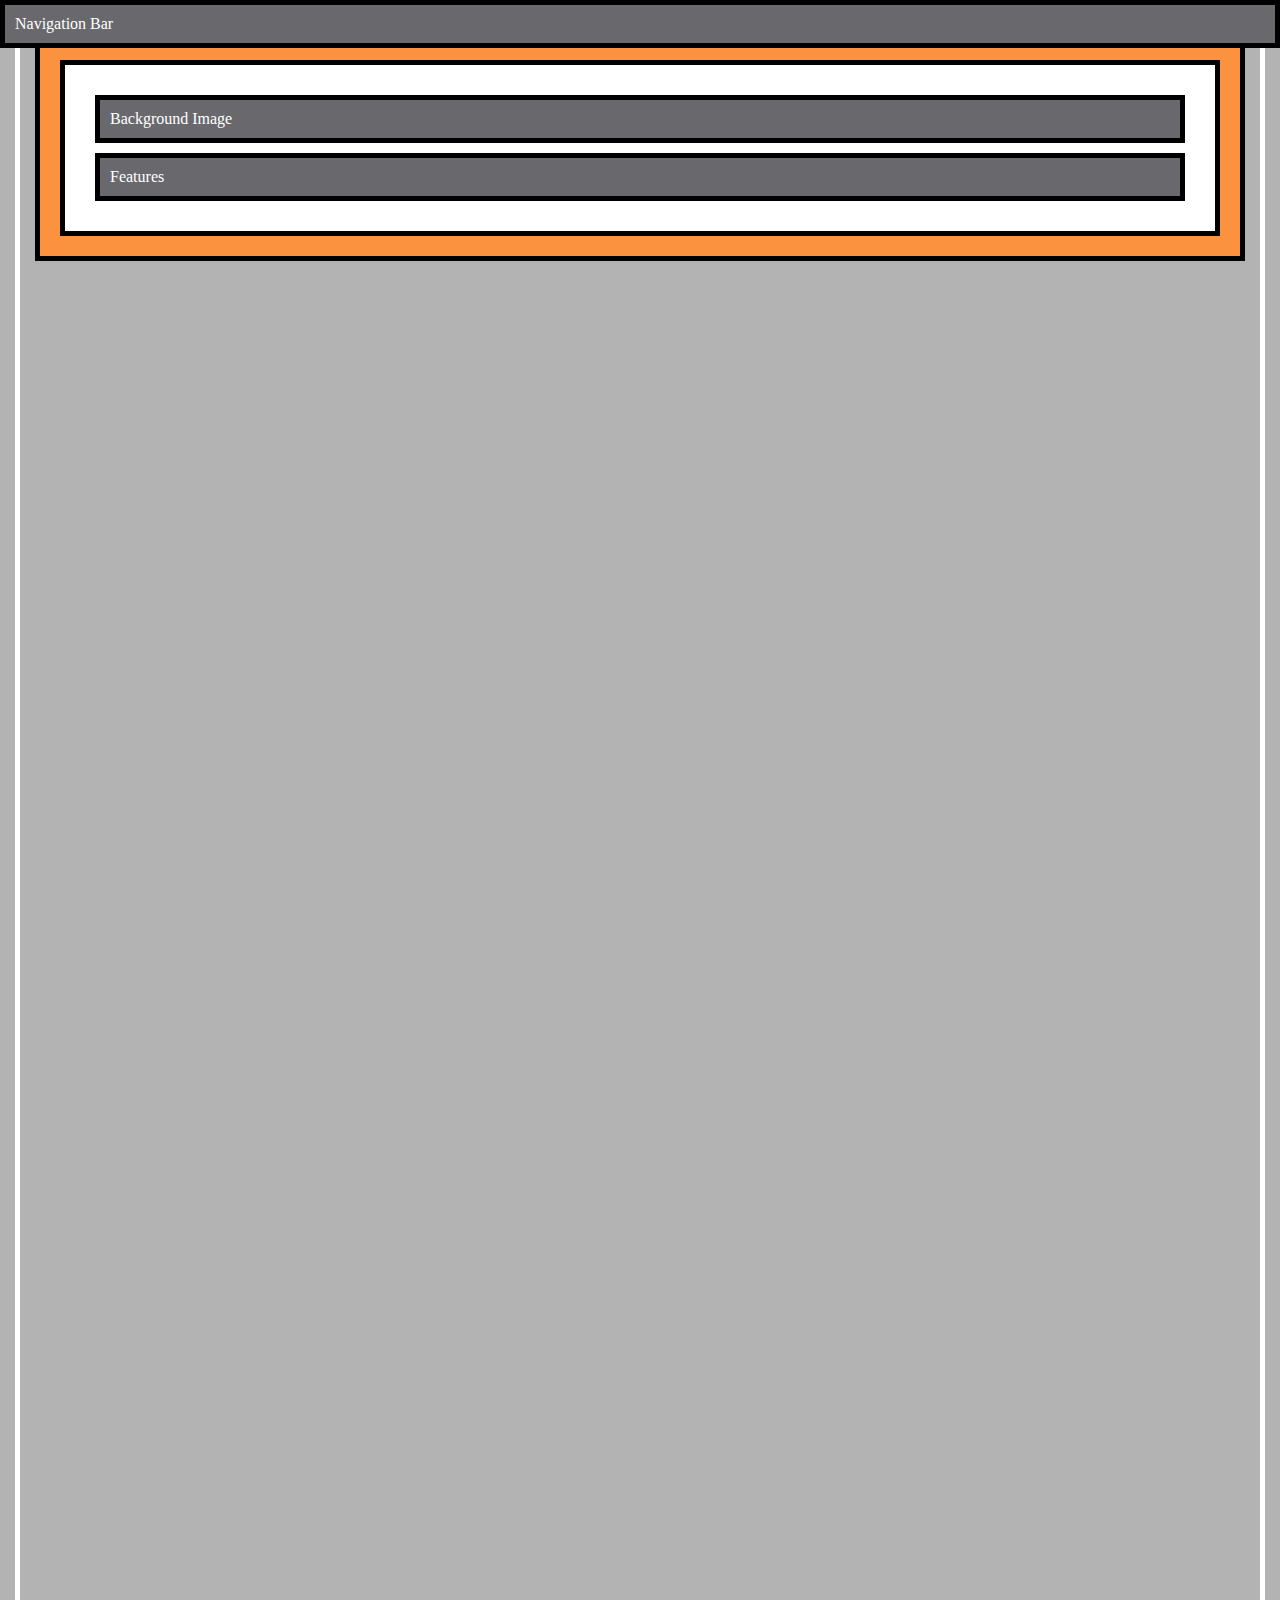
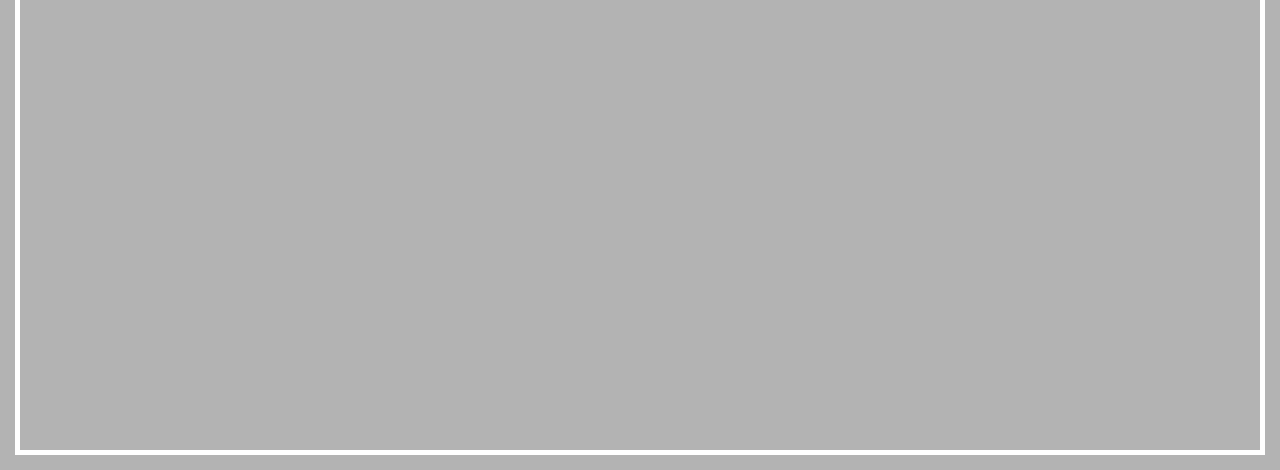
<file: chapter 6/index.html>
<!DOCTYPE html>
<html lang="en">
    <head>
        <meta charset="UTF-8">
        <meta http-equiv="X-UA-Compatible" content="ie=edge">
        <link rel="stylesheet" href="main.css">
        <title>Position</title>
    </head>
    <body>
        <div class="parent">
            <div class="child-1">Navigation Bar</div>
            <div class="child-2">Background Image</div>
            <div class="child-3">Features</div>
        </div>
    </body>
</html>
</file>
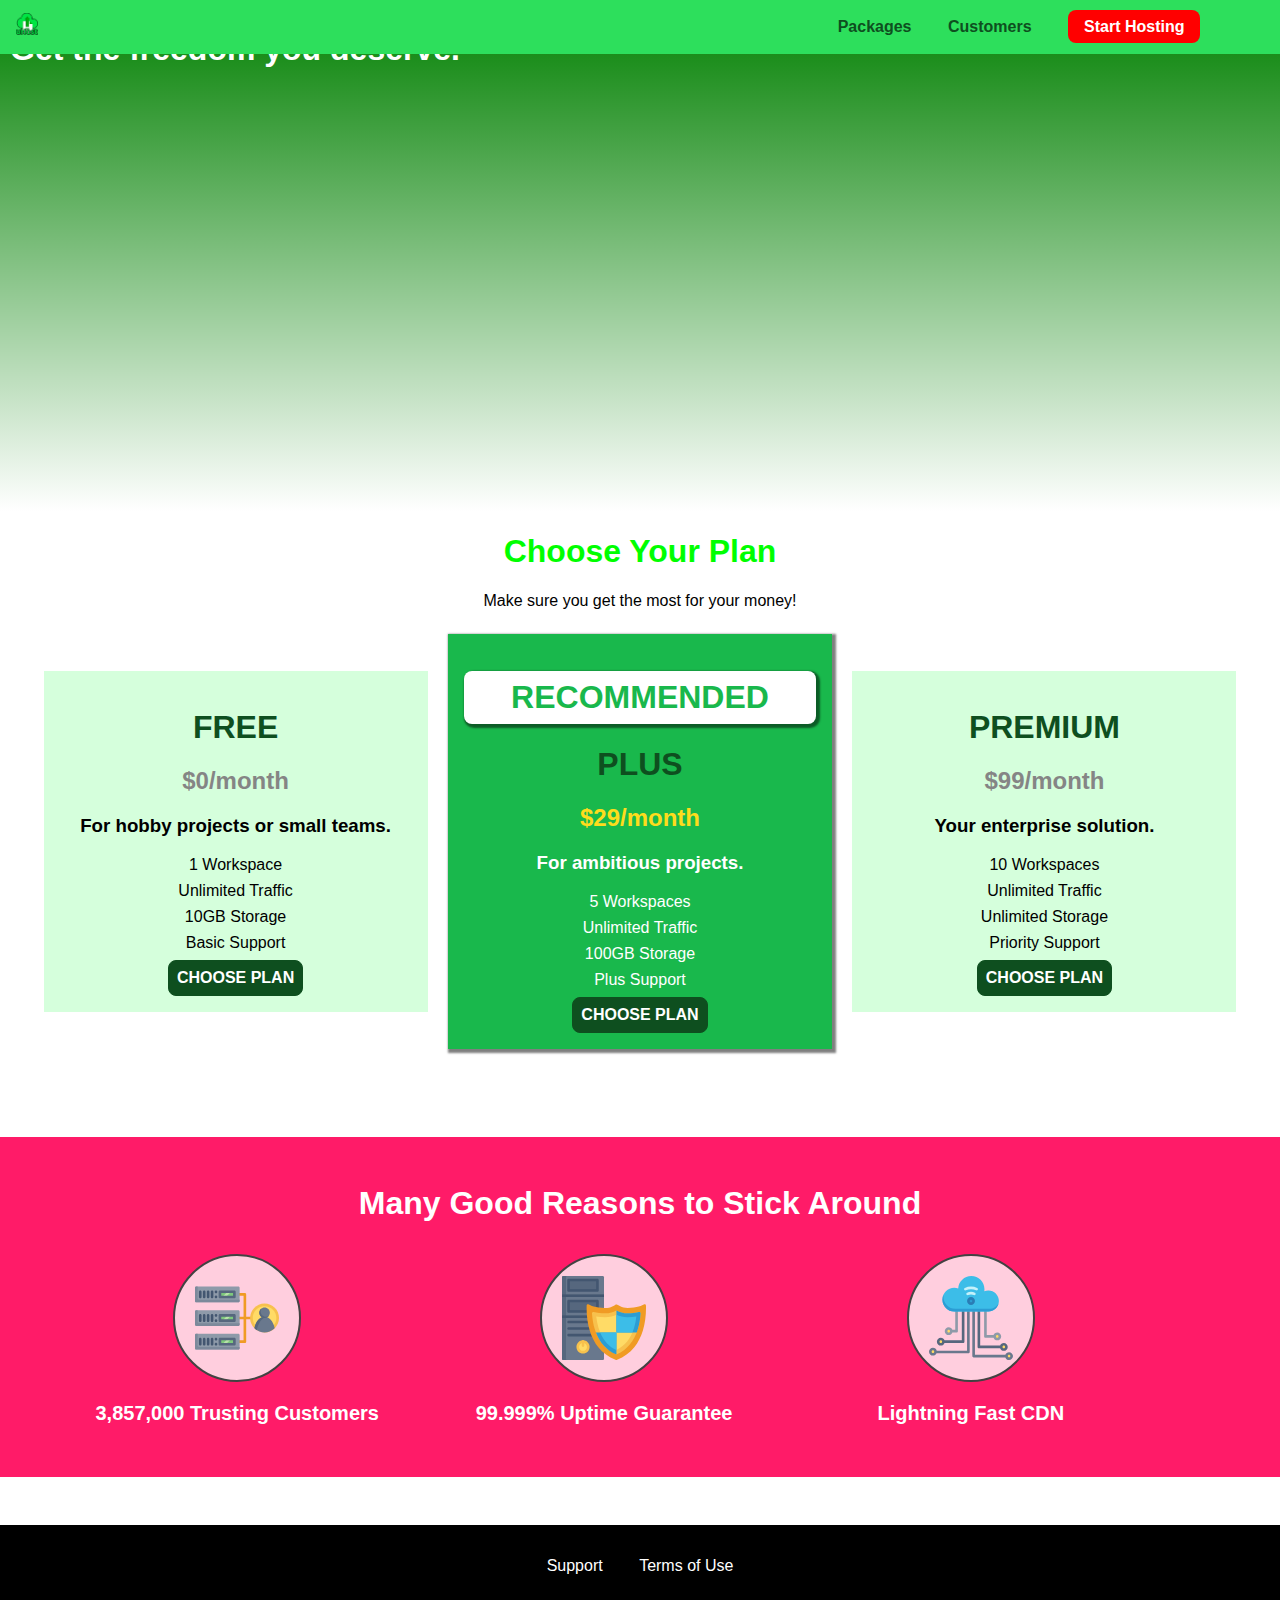
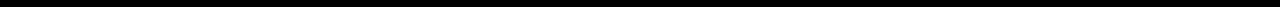
<file: chapter3/index.html>
<!DOCTYPE html>
<html lang="en">
  <head>
    <meta charset="UTF-8" />
    <meta http-equiv="X-UA-Compatible" content="ie=edge" />
    <title>uHost</title>
    <link rel="shortcut icon" href="favicon.png" />
    <link
      href="https://fonts.googleapis.com/css?family=Anton"
      rel="stylesheet"
    />
    <link
      href="https://fonts.googleapis.com/css?family=Montserrat:400,700"
      rel="stylesheet"
    />
    <link rel="stylesheet" href="shared.css" />
    <link rel="stylesheet" href="main.css" />
  </head>

  <body>
    <header class="main-header">
      <div>
        <a href="index.html" class="main-header__brand">
          <img src="/chapter3/images/uhost-icon.png" alt="u-host" />
        </a>
      </div>
      <nav class="main-nav">
        <ul class="main-nav__items">
          <li class="main-nav__item">
            <a href="packages/index.html">Packages</a>
          </li>
          <li class="main-nav__item">
            <a href="customers/index.html">Customers</a>
          </li>
          <li class="main-nav__item main-nav__item--cta">
            <a href="start-hosting/index.html">Start Hosting</a>
          </li>
        </ul>
      </nav>
    </header>
    <main>
      <section id="product-overview">
        <h1>Get the freedom you deserve.</h1>
      </section>
      <section id="plans">
        <h1 class="section-title">Choose Your Plan</h1>
        <p>Make sure you get the most for your money!</p>
        <div>
          <article class="plan">
            <h1 class="plan__title">FREE</h1>
            <h2 class="plan__price">$0/month</h2>
            <h3>For hobby projects or small teams.</h3>
            <ul class="plan__features">
              <li>1 Workspace</li>
              <li>Unlimited Traffic</li>
              <li>10GB Storage</li>
              <li>Basic Support</li>
            </ul>
            <div>
              <button class="button">CHOOSE PLAN</button>
            </div>
          </article>
          <article class="plan plan--highlighted">
            <h1 class="plan__annotation">RECOMMENDED</h1>
            <h1 class="plan__title">PLUS</h1>
            <h2 class="plan__price">$29/month</h2>
            <h3>For ambitious projects.</h3>
            <ul class="plan__features">
              <li>5 Workspaces</li>
              <li>Unlimited Traffic</li>
              <li>100GB Storage</li>
              <li>Plus Support</li>
            </ul>
            <div>
              <button class="button">CHOOSE PLAN</button>
            </div>
          </article>
          <article class="plan">
            <h1 class="plan__title">PREMIUM</h1>
            <h2 class="plan__price">$99/month</h2>
            <h3>Your enterprise solution.</h3>
            <ul class="plan__features">
              <li>10 Workspaces</li>
              <li>Unlimited Traffic</li>
              <li>Unlimited Storage</li>
              <li>Priority Support</li>
            </ul>
            <div>
              <button class="button">CHOOSE PLAN</button>
            </div>
          </article>
        </div>
      </section>
      <section id="key-features">
        <h1 class="section-title">Many Good Reasons to Stick Around</h1>
        <ul class="key-feature__list">
          <li class="key-feature">
            <div class="key-feature__image">
              <svg viewBox="0 0 512 512">
                <path
                  style="fill: #f09b24"
                  d="M344,248h-32V112c0-4.418-3.582-8-8-8h-40c-4.418,0-8,3.582-8,8s3.582,8,8,8h32v128h-32  c-4.418,0-8,3.582-8,8s3.582,8,8,8h32v128h-32c-4.418,0-8,3.582-8,8s3.582,8,8,8h40c4.418,0,8-3.582,8-8V264h32c4.418,0,8-3.582,8-8  S348.418,248,344,248z"
                />
                <path
                  style="fill: #8e9aa9"
                  d="M264,64H8c-4.418,0-8,3.582-8,8v80c0,4.418,3.582,8,8,8h256c4.418,0,8-3.582,8-8V72  C272,67.582,268.418,64,264,64z"
                />
                <path
                  style="fill: #7c899b"
                  d="M24,144c-4.418,0-8-3.582-8-8V64H8c-4.418,0-8,3.582-8,8v80c0,4.418,3.582,8,8,8h256  c4.418,0,8-3.582,8-8v-8H24z"
                />
                <rect
                  x="152"
                  y="96"
                  style="fill: #b8e3a8"
                  width="88"
                  height="32"
                />
                <g>
                  <polygon
                    style="fill: #7ec97d"
                    points="152,96 152,128 166,128 198,96  "
                  />
                  <polygon
                    style="fill: #7ec97d"
                    points="220,96 188,128 240,128 240,96  "
                  />
                </g>
                <path
                  style="fill: #56677e"
                  d="M240,136h-88c-4.418,0-8-3.582-8-8V96c0-4.418,3.582-8,8-8h88c4.418,0,8,3.582,8,8v32  C248,132.418,244.418,136,240,136z M160,120h72v-16h-72V120z"
                />
                <g>
                  <path
                    style="fill: #435670"
                    d="M32,136c-4.418,0-8-3.582-8-8V96c0-4.418,3.582-8,8-8s8,3.582,8,8v32C40,132.418,36.418,136,32,136z   "
                  />
                  <path
                    style="fill: #435670"
                    d="M56,136c-4.418,0-8-3.582-8-8V96c0-4.418,3.582-8,8-8s8,3.582,8,8v32C64,132.418,60.418,136,56,136z   "
                  />
                  <path
                    style="fill: #435670"
                    d="M80,136c-4.418,0-8-3.582-8-8V96c0-4.418,3.582-8,8-8s8,3.582,8,8v32C88,132.418,84.418,136,80,136z   "
                  />
                  <path
                    style="fill: #435670"
                    d="M104,136c-4.418,0-8-3.582-8-8V96c0-4.418,3.582-8,8-8s8,3.582,8,8v32   C112,132.418,108.418,136,104,136z"
                  />
                  <path
                    style="fill: #435670"
                    d="M128,105c-4.418,0-8-3.582-8-8v-1c0-4.418,3.582-8,8-8s8,3.582,8,8v1   C136,101.418,132.418,105,128,105z"
                  />
                  <path
                    style="fill: #435670"
                    d="M128,136c-4.418,0-8-3.582-8-8v-1c0-4.418,3.582-8,8-8s8,3.582,8,8v1   C136,132.418,132.418,136,128,136z"
                  />
                </g>
                <path
                  style="fill: #8e9aa9"
                  d="M264,208H8c-4.418,0-8,3.582-8,8v80c0,4.418,3.582,8,8,8h256c4.418,0,8-3.582,8-8v-80  C272,211.582,268.418,208,264,208z"
                />
                <path
                  style="fill: #7c899b"
                  d="M24,288c-4.418,0-8-3.582-8-8v-72H8c-4.418,0-8,3.582-8,8v80c0,4.418,3.582,8,8,8h256  c4.418,0,8-3.582,8-8v-8H24z"
                />
                <rect
                  x="152"
                  y="240"
                  style="fill: #b8e3a8"
                  width="88"
                  height="32"
                />
                <g>
                  <polygon
                    style="fill: #7ec97d"
                    points="152,240 152,272 166,272 198,240  "
                  />
                  <polygon
                    style="fill: #7ec97d"
                    points="220,240 188,272 240,272 240,240  "
                  />
                </g>
                <path
                  style="fill: #56677e"
                  d="M240,280h-88c-4.418,0-8-3.582-8-8v-32c0-4.418,3.582-8,8-8h88c4.418,0,8,3.582,8,8v32  C248,276.418,244.418,280,240,280z M160,264h72v-16h-72V264z"
                />
                <g>
                  <path
                    style="fill: #435670"
                    d="M32,280c-4.418,0-8-3.582-8-8v-32c0-4.418,3.582-8,8-8s8,3.582,8,8v32C40,276.418,36.418,280,32,280   z"
                  />
                  <path
                    style="fill: #435670"
                    d="M56,280c-4.418,0-8-3.582-8-8v-32c0-4.418,3.582-8,8-8s8,3.582,8,8v32C64,276.418,60.418,280,56,280   z"
                  />
                  <path
                    style="fill: #435670"
                    d="M80,280c-4.418,0-8-3.582-8-8v-32c0-4.418,3.582-8,8-8s8,3.582,8,8v32C88,276.418,84.418,280,80,280   z"
                  />
                  <path
                    style="fill: #435670"
                    d="M104,280c-4.418,0-8-3.582-8-8v-32c0-4.418,3.582-8,8-8s8,3.582,8,8v32   C112,276.418,108.418,280,104,280z"
                  />
                  <path
                    style="fill: #435670"
                    d="M128,249c-4.418,0-8-3.582-8-8v-1c0-4.418,3.582-8,8-8s8,3.582,8,8v1   C136,245.418,132.418,249,128,249z"
                  />
                  <path
                    style="fill: #435670"
                    d="M128,280c-4.418,0-8-3.582-8-8v-1c0-4.418,3.582-8,8-8s8,3.582,8,8v1   C136,276.418,132.418,280,128,280z"
                  />
                </g>
                <path
                  style="fill: #8e9aa9"
                  d="M264,352H8c-4.418,0-8,3.582-8,8v80c0,4.418,3.582,8,8,8h256c4.418,0,8-3.582,8-8v-80  C272,355.582,268.418,352,264,352z"
                />
                <path
                  style="fill: #7c899b"
                  d="M24,432c-4.418,0-8-3.582-8-8v-72H8c-4.418,0-8,3.582-8,8v80c0,4.418,3.582,8,8,8h256  c4.418,0,8-3.582,8-8v-8H24z"
                />
                <rect
                  x="152"
                  y="384"
                  style="fill: #b8e3a8"
                  width="88"
                  height="32"
                />
                <g>
                  <polygon
                    style="fill: #7ec97d"
                    points="152,384 152,416 166,416 198,384  "
                  />
                  <polygon
                    style="fill: #7ec97d"
                    points="220,384 188,416 240,416 240,384  "
                  />
                </g>
                <path
                  style="fill: #56677e"
                  d="M240,424h-88c-4.418,0-8-3.582-8-8v-32c0-4.418,3.582-8,8-8h88c4.418,0,8,3.582,8,8v32  C248,420.418,244.418,424,240,424z M160,408h72v-16h-72V408z"
                />
                <g>
                  <path
                    style="fill: #435670"
                    d="M32,424c-4.418,0-8-3.582-8-8v-32c0-4.418,3.582-8,8-8s8,3.582,8,8v32C40,420.418,36.418,424,32,424   z"
                  />
                  <path
                    style="fill: #435670"
                    d="M56,424c-4.418,0-8-3.582-8-8v-32c0-4.418,3.582-8,8-8s8,3.582,8,8v32C64,420.418,60.418,424,56,424   z"
                  />
                  <path
                    style="fill: #435670"
                    d="M80,424c-4.418,0-8-3.582-8-8v-32c0-4.418,3.582-8,8-8s8,3.582,8,8v32C88,420.418,84.418,424,80,424   z"
                  />
                  <path
                    style="fill: #435670"
                    d="M104,424c-4.418,0-8-3.582-8-8v-32c0-4.418,3.582-8,8-8s8,3.582,8,8v32   C112,420.418,108.418,424,104,424z"
                  />
                  <path
                    style="fill: #435670"
                    d="M128,393c-4.418,0-8-3.582-8-8v-1c0-4.418,3.582-8,8-8s8,3.582,8,8v1   C136,389.418,132.418,393,128,393z"
                  />
                  <path
                    style="fill: #435670"
                    d="M128,424c-4.418,0-8-3.582-8-8v-1c0-4.418,3.582-8,8-8s8,3.582,8,8v1   C136,420.418,132.418,424,128,424z"
                  />
                </g>
                <path
                  style="fill: #f7c14d"
                  d="M424,168c-48.523,0-88,39.477-88,88s39.477,88,88,88s88-39.477,88-88S472.523,168,424,168z"
                />
                <path
                  style="fill: #ffdb66"
                  d="M424,184c-39.701,0-72,32.299-72,72s32.299,72,72,72s72-32.299,72-72S463.701,184,424,184z"
                />
                <path
                  style="fill: #69788d"
                  d="M484.893,314.16C476.393,274.588,451.922,248,424,248s-52.393,26.588-60.893,66.16  c-0.605,2.82,0.354,5.749,2.511,7.664C381.731,336.124,402.465,344,424,344s42.269-7.876,58.381-22.176  C484.539,319.909,485.498,316.98,484.893,314.16z"
                />
                <path
                  style="fill: #56677e"
                  d="M434.053,249.171C430.768,248.403,427.411,248,424,248c-27.922,0-52.393,26.588-60.893,66.16  c-0.605,2.82,0.354,5.749,2.511,7.664c3.383,3.002,6.979,5.703,10.734,8.125C384.904,286.243,407.373,255.378,434.053,249.171z"
                />
                <path
                  style="fill: #69788d"
                  d="M424,192c-17.645,0-32,14.355-32,32s14.355,32,32,32s32-14.355,32-32S441.645,192,424,192z"
                />
                <path
                  style="fill: #56677e"
                  d="M432,248c-17.645,0-32-14.355-32-32c0-6.783,2.128-13.076,5.742-18.258  C397.444,203.53,392,213.138,392,224c0,17.645,14.355,32,32,32c10.862,0,20.471-5.444,26.258-13.742  C445.076,245.872,438.783,248,432,248z"
                />
              </svg>
            </div>
            <p class="key-feature__description">3,857,000 Trusting Customers</p>
          </li>
          <li class="key-feature">
            <div class="key-feature__image">
              <svg viewBox="0 0 512 512">
                <path
                  style="fill: #69788d"
                  d="M248,0H8C3.582,0,0,3.582,0,8v496c0,4.418,3.582,8,8,8h240c4.418,0,8-3.582,8-8V8  C256,3.582,252.418,0,248,0z"
                />
                <path
                  style="fill: #56677e"
                  d="M24,504V8c0-4.418,3.582-8,8-8H8C3.582,0,0,3.582,0,8v496c0,4.418,3.582,8,8,8h24  C27.582,512,24,508.418,24,504z"
                />
                <g>
                  <rect
                    x="0"
                    y="112"
                    style="fill: #435670"
                    width="256"
                    height="16"
                  />
                  <rect
                    x="0"
                    y="240"
                    style="fill: #435670"
                    width="256"
                    height="16"
                  />
                </g>
                <path
                  style="fill: #f7c14d"
                  d="M128,392c-22.056,0-40,17.944-40,40s17.944,40,40,40s40-17.944,40-40S150.056,392,128,392z"
                />
                <path
                  style="fill: #ffdb66"
                  d="M128,408c-13.233,0-24,10.767-24,24s10.767,24,24,24s24-10.767,24-24S141.233,408,128,408z"
                />
                <path
                  style="fill: #f7c14d"
                  d="M128,392c-2.739,0-5.414,0.278-8,0.805V424c0,4.418,3.582,8,8,8c4.418,0,8-3.582,8-8v-31.195  C133.414,392.278,130.739,392,128,392z"
                />
                <g>
                  <path
                    style="fill: #435670"
                    d="M216,288H40c-4.418,0-8-3.582-8-8s3.582-8,8-8h176c4.418,0,8,3.582,8,8S220.418,288,216,288z"
                  />
                  <path
                    style="fill: #435670"
                    d="M216,328H40c-4.418,0-8-3.582-8-8s3.582-8,8-8h176c4.418,0,8,3.582,8,8S220.418,328,216,328z"
                  />
                  <path
                    style="fill: #435670"
                    d="M216,368H40c-4.418,0-8-3.582-8-8s3.582-8,8-8h176c4.418,0,8,3.582,8,8S220.418,368,216,368z"
                  />
                  <path
                    style="fill: #435670"
                    d="M216,16H40c-4.418,0-8,3.582-8,8v64c0,4.418,3.582,8,8,8h176c4.418,0,8-3.582,8-8V24   C224,19.582,220.418,16,216,16z"
                  />
                </g>
                <rect
                  x="48"
                  y="32"
                  style="fill: #56677e"
                  width="160"
                  height="48"
                />
                <path
                  style="fill: #435670"
                  d="M216,144H40c-4.418,0-8,3.582-8,8v64c0,4.418,3.582,8,8,8h176c4.418,0,8-3.582,8-8v-64  C224,147.582,220.418,144,216,144z"
                />
                <rect
                  x="48"
                  y="160"
                  style="fill: #56677e"
                  width="160"
                  height="48"
                />
                <path
                  style="fill: #f09b24"
                  d="M511.747,180.237c-0.194-6.537-8.107-10.107-13.135-5.894c-5.6,4.693-42.904,21.282-98.514,21.282  c-33.45,0-64.625-20.999-64.929-21.206c-2.9-1.991-6.764-1.85-9.512,0.346c-2.677,2.135-27.201,20.86-63.793,20.86  c-55.607,0-92.914-16.589-98.515-21.282c-5.028-4.211-12.941-0.645-13.135,5.894c-1.634,54.834,4.655,105.941,18.693,151.903  c12.096,39.604,29.759,74.047,52.497,102.373c27.538,34.304,62.743,59.882,104.66,76.045c3.069,1.918,6.757,1.921,9.83,0  c41.917-16.163,77.122-41.741,104.66-76.045c22.738-28.326,40.401-62.77,52.497-102.373  C507.092,286.179,513.381,235.071,511.747,180.237z"
                />
                <path
                  style="fill: #f7c14d"
                  d="M476.21,221.226c-1.953-1.631-4.568-2.235-7.036-1.628c-21.686,5.327-44.926,8.028-69.075,8.028  c-25.926,0-49.633-8.975-64.955-16.504c-2.307-1.134-5.016-1.091-7.284,0.116c-14.059,7.477-36.919,16.388-65.994,16.388  c-24.153,0-47.394-2.701-69.075-8.028c-5.155-1.268-10.221,2.966-9.894,8.261c2.077,33.693,7.668,65.635,16.616,94.935  c22.774,74.565,66.139,126.334,128.888,153.868c2.032,0.891,4.397,0.891,6.43,0c61.777-27.107,104.716-78.876,127.62-153.868  c8.948-29.3,14.539-61.241,16.616-94.935C479.224,225.319,478.163,222.856,476.21,221.226z"
                />
                <path
                  style="fill: #ffdb66"
                  d="M331.609,451.727c-52.604-25.289-89.304-70.987-109.144-135.944  c-6.532-21.39-11.162-44.336-13.82-68.447c17.133,2.852,34.952,4.291,53.22,4.291c29.394,0,53.376-7.793,69.978-15.561  c17.44,7.736,41.656,15.561,68.256,15.561c18.267,0,36.085-1.439,53.219-4.291c-2.659,24.112-7.288,47.06-13.82,68.448  C419.545,381.108,383.27,426.805,331.609,451.727z"
                />
                <g>
                  <path
                    style="fill: #2c9dd4"
                    d="M479.066,227.858c0.157-2.539-0.903-5.002-2.856-6.633s-4.568-2.235-7.036-1.628   c-21.686,5.327-44.926,8.028-69.075,8.028c-25.926,0-49.633-8.975-64.955-16.504c-1.057-0.52-2.2-0.78-3.345-0.806l-0.072,133.351   h123.601c2.556-6.746,4.933-13.702,7.123-20.874C471.398,293.493,476.989,261.552,479.066,227.858z"
                  />
                  <path
                    style="fill: #2c9dd4"
                    d="M206.658,343.667c24.153,63.42,65.028,108.108,121.743,132.995c1.031,0.452,2.147,0.673,3.263,0.666   l0.063-133.661H206.658z"
                  />
                </g>
                <g>
                  <path
                    style="fill: #3cbde8"
                    d="M439.497,315.783c6.532-21.389,11.161-44.336,13.82-68.448c-17.134,2.852-34.952,4.291-53.219,4.291   c-26.6,0-50.815-7.824-68.256-15.561l-0.116,107.601h97.758C433.179,334.807,436.524,325.518,439.497,315.783z"
                  />
                  <path
                    style="fill: #3cbde8"
                    d="M232.523,343.667c21.144,50.298,54.363,86.56,99.087,108.06l0.117-108.06H232.523z"
                  />
                </g>
              </svg>
            </div>
            <p class="key-feature__description">99.999% Uptime Guarantee</p>
          </li>
          <li class="key-feature">
            <div class="key-feature__image">
              <svg viewBox="0 0 512 512">
                <path
                  style="fill: #8e9aa9"
                  d="M168,200c-4.418,0-8,3.582-8,8v120h-17.376c-3.302-9.311-12.194-16-22.624-16  c-13.234,0-24,10.767-24,24s10.766,24,24,24c10.429,0,19.321-6.689,22.624-16H168c4.418,0,8-3.582,8-8V208  C176,203.582,172.418,200,168,200z"
                />
                <path
                  style="fill: #ffdb66"
                  d="M120,328c-4.411,0-8,3.589-8,8s3.589,8,8,8s8-3.589,8-8S124.411,328,120,328z"
                />
                <path
                  style="fill: #56677e"
                  d="M208,200c-4.418,0-8,3.582-8,8v184H94.624C91.322,382.689,82.43,376,72,376  c-13.234,0-24,10.767-24,24s10.766,24,24,24c10.429,0,19.321-6.689,22.624-16H208c4.418,0,8-3.582,8-8V208  C216,203.582,212.418,200,208,200z"
                />
                <path
                  style="fill: #ffdb66"
                  d="M72,392c-4.411,0-8,3.589-8,8s3.589,8,8,8s8-3.589,8-8S76.411,392,72,392z"
                />
                <path
                  style="fill: #69788d"
                  d="M240,208c-4.418,0-8,3.582-8,8v239H47.24c-2.671-10.34-12.078-18-23.24-18c-13.234,0-24,10.767-24,24  s10.766,24,24,24c9.666,0,18.009-5.747,21.809-14H240c4.418,0,8-3.582,8-8V216C248,211.582,244.418,208,240,208z"
                />
                <path
                  style="fill: #ffdb66"
                  d="M24,453c-4.411,0-8,3.589-8,8s3.589,8,8,8s8-3.589,8-8S28.411,453,24,453z"
                />
                <path
                  style="fill: #69788d"
                  d="M488,464c-10.429,0-19.321,6.689-22.624,16H280V208c0-4.418-3.582-8-8-8s-8,3.582-8,8v280  c0,4.418,3.582,8,8,8h193.376c3.302,9.311,12.194,16,22.624,16c13.234,0,24-10.767,24-24S501.234,464,488,464z"
                />
                <path
                  style="fill: #ffdb66"
                  d="M488,480c-4.411,0-8,3.589-8,8s3.589,8,8,8s8-3.589,8-8S492.411,480,488,480z"
                />
                <path
                  style="fill: #56677e"
                  d="M456,408c-10.429,0-19.321,6.689-22.624,16H312V208c0-4.418-3.582-8-8-8s-8,3.582-8,8v224  c0,4.418,3.582,8,8,8h129.376c3.302,9.311,12.194,16,22.624,16c13.234,0,24-10.767,24-24S469.234,408,456,408z"
                />
                <path
                  style="fill: #ffdb66"
                  d="M456,424c-4.411,0-8,3.589-8,8s3.589,8,8,8s8-3.589,8-8S460.411,424,456,424z"
                />
                <path
                  style="fill: #8e9aa9"
                  d="M416,344c-10.429,0-19.321,6.689-22.624,16H352V208c0-4.418-3.582-8-8-8s-8,3.582-8,8v160  c0,4.418,3.582,8,8,8h49.376c3.302,9.311,12.194,16,22.624,16c13.234,0,24-10.767,24-24S429.234,344,416,344z"
                />
                <path
                  style="fill: #ffdb66"
                  d="M416,360c-4.411,0-8,3.589-8,8s3.589,8,8,8s8-3.589,8-8S420.411,360,416,360z"
                />
                <path
                  style="fill: #3cbde8"
                  d="M362,88c-8.741,0-17.231,1.751-25.06,5.085C337.646,88.797,338,84.43,338,80  c0-44.112-35.888-80-80-80c-42.823,0-77.895,33.816-79.909,76.149C170.393,73.415,162.244,72,154,72c-39.701,0-72,32.299-72,72  s32.299,72,72,72h208c35.29,0,64-28.71,64-64S397.29,88,362,88z"
                />
                <path
                  style="fill: #2c9dd4"
                  d="M368,200H160c-39.701,0-72-32.299-72-72c0-5.863,0.721-11.559,2.05-17.019  C84.918,120.88,82,132.102,82,144c0,39.701,32.299,72,72,72h208c30.389,0,55.88-21.296,62.379-49.743  C413.565,186.327,392.352,200,368,200z"
                />
                <path
                  style="fill: #2a7db5"
                  d="M256,128c-13.234,0-24,10.767-24,24s10.766,24,24,24c13.233,0,24-10.767,24-24S269.233,128,256,128z"
                />
                <path
                  style="fill: #2c9dd4"
                  d="M256,144c-4.411,0-8,3.589-8,8s3.589,8,8,8c4.411,0,8-3.589,8-8S260.411,144,256,144z"
                />
                <g>
                  <path
                    style="fill: #c5f1fa"
                    d="M221.755,87.695c-2.994,0-5.864-1.688-7.233-4.572c-1.894-3.991-0.194-8.763,3.798-10.657   C230.157,66.849,242.834,64,256,64c13.166,0,25.844,2.849,37.68,8.466c3.992,1.895,5.692,6.666,3.798,10.657   s-6.666,5.692-10.657,3.798C277.144,82.328,266.774,80,256,80c-10.774,0-21.144,2.328-30.821,6.921   C224.072,87.446,222.904,87.695,221.755,87.695z"
                  />
                  <path
                    style="fill: #c5f1fa"
                    d="M276.545,116.618c-1.148,0-2.316-0.249-3.424-0.774C267.745,113.293,261.985,112,256,112   c-5.985,0-11.745,1.293-17.121,3.844c-3.991,1.895-8.763,0.192-10.657-3.798c-1.894-3.992-0.193-8.764,3.798-10.657   C239.557,97.813,247.625,96,256,96c8.376,0,16.444,1.813,23.98,5.389c3.991,1.894,5.692,6.665,3.798,10.657   C282.41,114.93,279.539,116.618,276.545,116.618z"
                  />
                </g>
              </svg>
            </div>
            <p class="key-feature__description">Lightning Fast CDN</p>
          </li>
        </ul>
      </section>
    </main>
    <footer class="main-footer">
      <nav>
        <ul>
          <li>
            <a href="#">Support</a>
          </li>
          <li>
            <a href="#">Terms of Use</a>
          </li>
        </ul>
      </nav>
    </footer>
  </body>
</html>
</file>
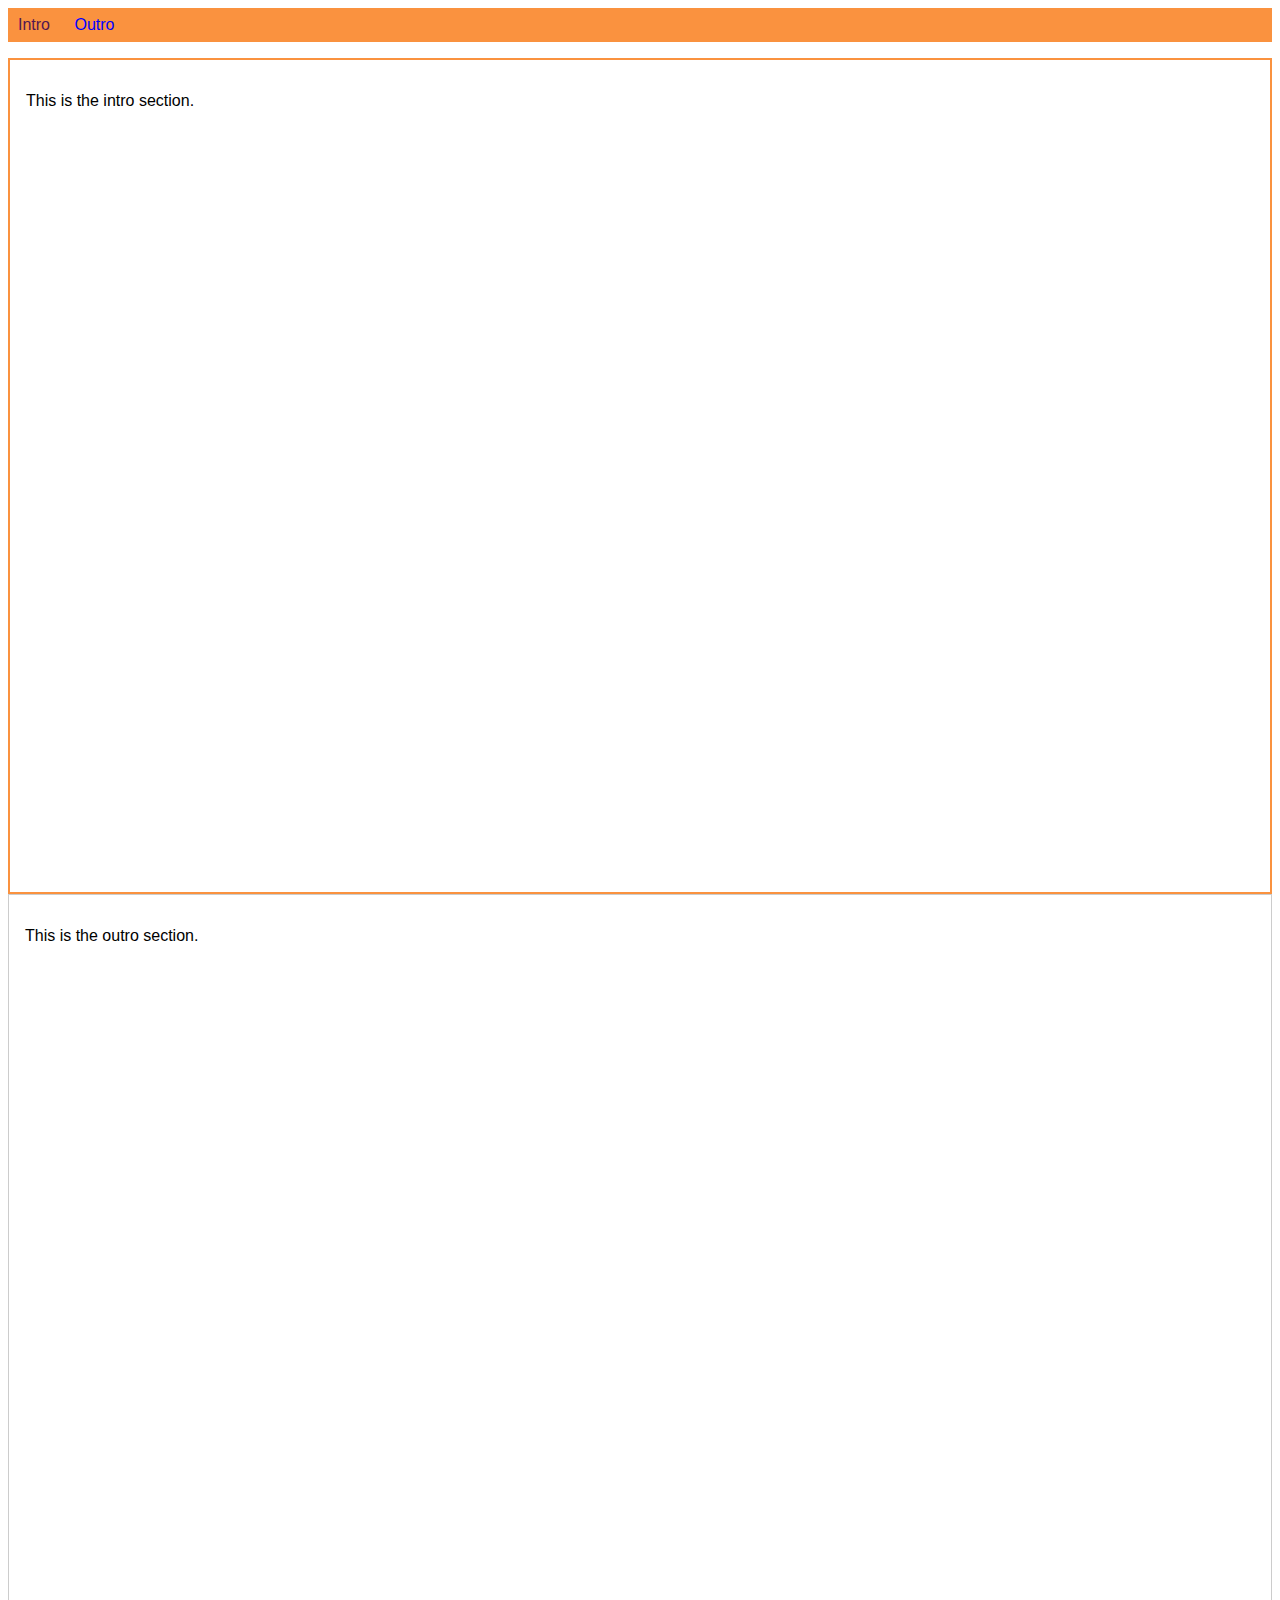
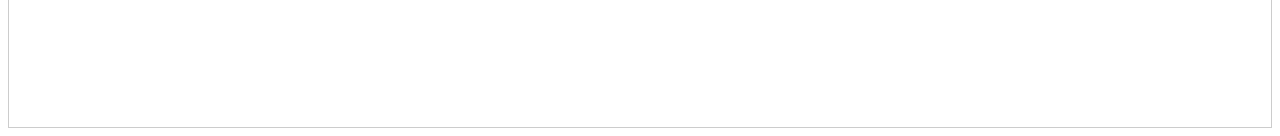
<file: chapter4/index.html>
<!DOCTYPE html>
<html lang="en">

<head>
    <meta charset="UTF-8">
    <meta name="viewport" content="width=device-width, initial-scale=1.0">
    <meta http-equiv="X-UA-Compatible" content="ie=edge">
    <title>CSS Course</title>
    <link rel="stylesheet" href="main.css">
</head>

<body>
    <nav>
        <a href="#intro" class="active">Intro</a>
        <a href="#outro">Outro</a>
    </nav>
    <section id="intro" class="main-section highlighted">
        <p>This is the intro section.</p>
    </section>
    <section id="outro" class="main-section">
        <p>This is the outro section.</p>
    </section>
</body>

</html>
</file>
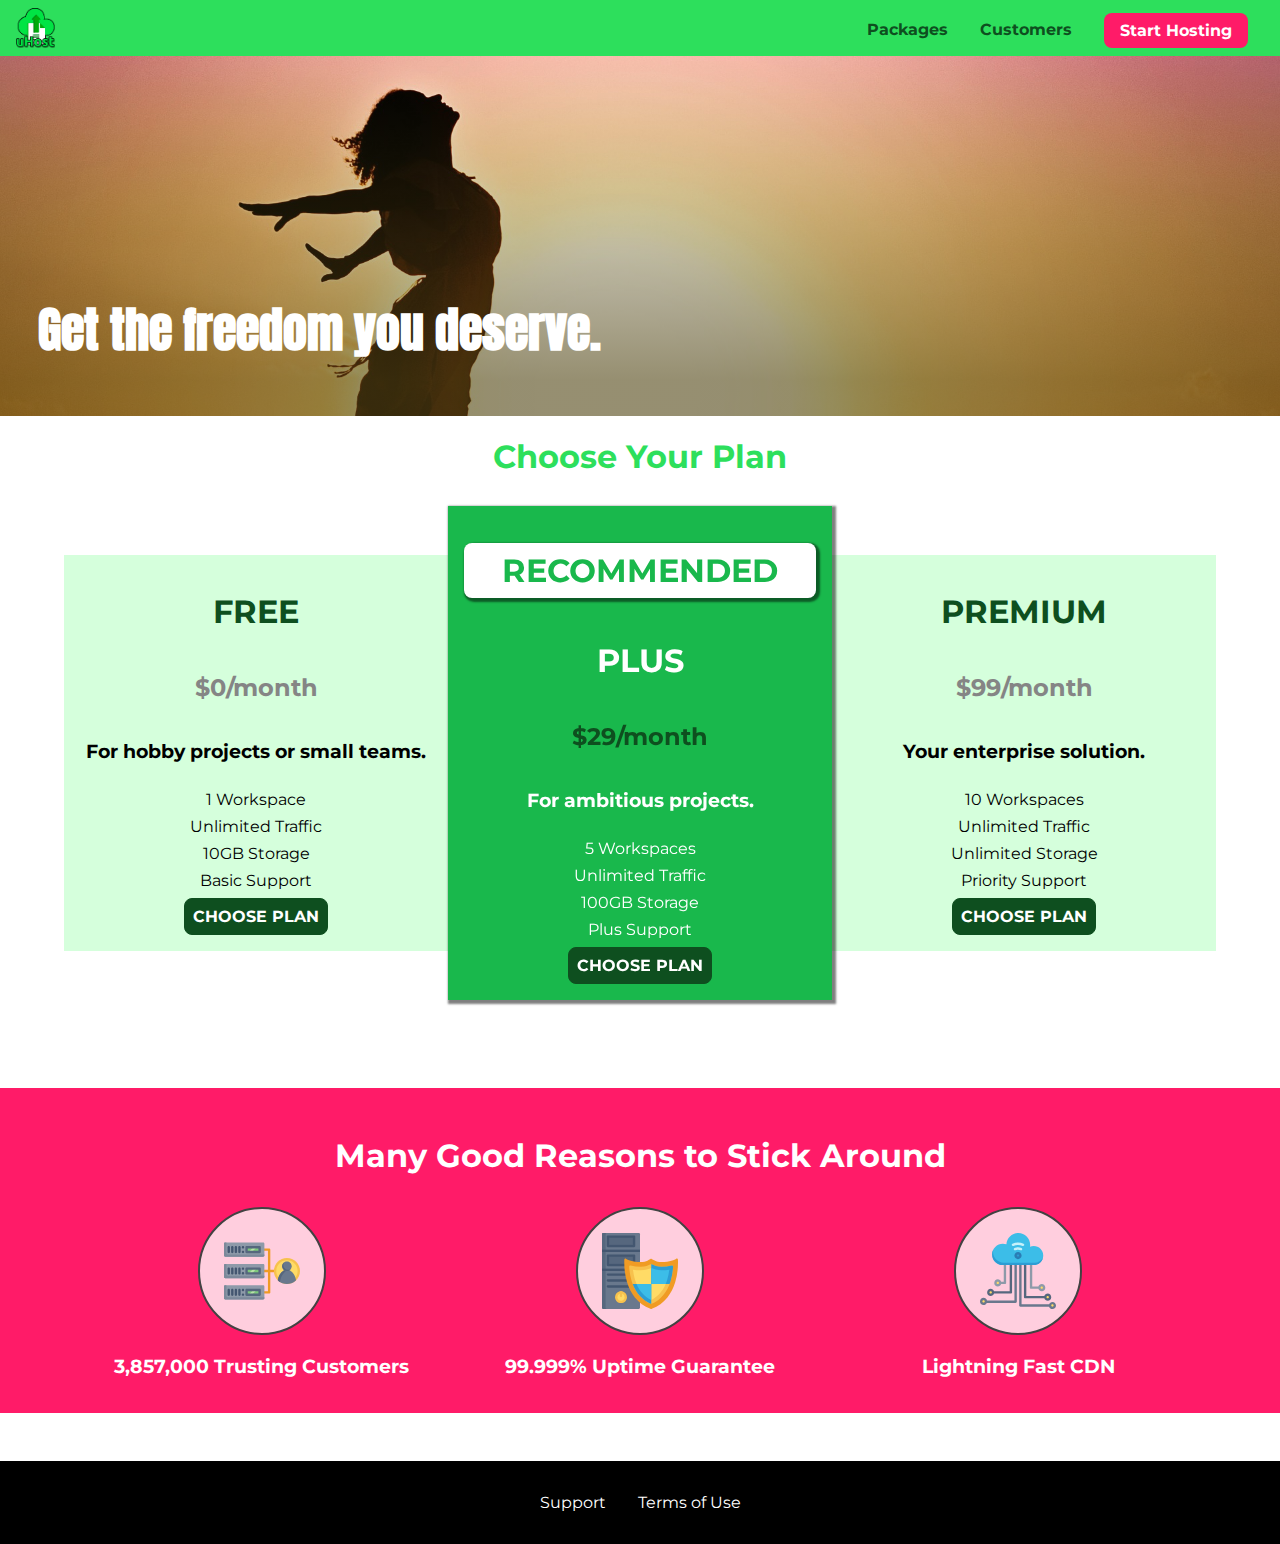
<file: flexbox section/index.html>
<!DOCTYPE html>
<html lang="en">

<head>
    <meta charset="UTF-8">
    <meta http-equiv="X-UA-Compatible" content="ie=edge">
    <meta name="viewport" content="width=device-width, initial-scale=1.0">
    <title>uHost</title>
    <link rel="shortcut icon" href="favicon.png">
    <link rel="stylesheet" href="shared.css">
    <link rel="stylesheet" href="main.css">
</head>

<body>
    <div class="backdrop"></div>
    <div class="modal">
        <h1 class="modal__title">Do you want to continue?</h1>
        <div class="modal__actions">
            <a href="start-hosting/index.html" class="modal__action">Yes!</a>
            <button class="modal__action modal__action--negative" type="button">No!</button>
        </div>
    </div>
    <header class="main-header">
        <div>
            <button class="toggle-button">
                <span class="toggle-button__bar"></span>
                <span class="toggle-button__bar"></span>
                <span class="toggle-button__bar"></span>
            </button>
            <a href="index.html" class="main-header__brand">
                <img src="images/uhost-icon.png" alt="uHost - Your favorite hosting company">
            </a>
        </div>
        <nav class="main-nav">
            <ul class="main-nav__items">
                <li class="main-nav__item">
                    <a href="packages/index.html">Packages</a>
                </li>
                <li class="main-nav__item">
                    <a href="customers/index.html">Customers</a>
                </li>
                <li class="main-nav__item main-nav__item--cta">
                    <a href="start-hosting/index.html">Start Hosting</a>
                </li>
            </ul>
        </nav>
    </header>
    <nav class="mobile-nav">
        <ul class="mobile-nav__items">
            <li class="mobile-nav__item">
                <a href="packages/index.html">Packages</a>
            </li>
            <li class="mobile-nav__item">
                <a href="customers/index.html">Customers</a>
            </li>
            <li class="mobile-nav__item mobile-nav__item--cta">
                <a href="start-hosting/index.html">Start Hosting</a>
            </li>
        </ul>
    </nav>
    <main>
        <section id="product-overview">
            <h1>Get the freedom you deserve.</h1>
        </section>
        <section id="plans">
            <h1 class="section-title">Choose Your Plan</h1>
            <div class="plan__list">
                <article class="plan">
                    <h1 class="plan__title">FREE</h1>
                    <h2 class="plan__price">$0/month</h2>
                    <h3>For hobby projects or small teams.</h3>
                    <ul class="plan__features">
                        <li class="plan__feature">1 Workspace</li>
                        <li class="plan__feature">Unlimited Traffic</li>
                        <li class="plan__feature">10GB Storage</li>
                        <li class="plan__feature">Basic Support</li>
                    </ul>
                    <div>
                        <button class="button">CHOOSE PLAN</button>
                    </div>
                </article>
                <article class="plan plan--highlighted">
                    <h1 class="plan__annotation">RECOMMENDED</h1>
                    <h1 class="plan__title">PLUS</h1>
                    <h2 class="plan__price">$29/month</h2>
                    <h3>For ambitious projects.</h3>
                    <ul class="plan__features">
                        <li class="plan__feature">5 Workspaces</li>
                        <li class="plan__feature">Unlimited Traffic</li>
                        <li class="plan__feature">100GB Storage</li>
                        <li class="plan__feature">Plus Support</li>
                    </ul>
                    <div>
                        <button class="button">CHOOSE PLAN</button>
                    </div>
                </article>
                <article class="plan">
                    <h1 class="plan__title">PREMIUM</h1>
                    <h2 class="plan__price">$99/month</h2>
                    <h3>Your enterprise solution.</h3>
                    <ul class="plan__features">
                        <li class="plan__feature">10 Workspaces</li>
                        <li class="plan__feature">Unlimited Traffic</li>
                        <li class="plan__feature">Unlimited Storage</li>
                        <li class="plan__feature">Priority Support</li>
                    </ul>
                    <div>
                        <button class="button">CHOOSE PLAN</button>
                    </div>
                </article>
            </div>
        </section>
        <section id="key-features">
            <h1 class="section-title">Many Good Reasons to Stick Around</h1>
            <ul class="key-feature__list">
                <li class="key-feature">
                    <div class="key-feature__image">
                        <svg viewBox="0 0 512 512">
                            <path style="fill:#F09B24;" d="M344,248h-32V112c0-4.418-3.582-8-8-8h-40c-4.418,0-8,3.582-8,8s3.582,8,8,8h32v128h-32  c-4.418,0-8,3.582-8,8s3.582,8,8,8h32v128h-32c-4.418,0-8,3.582-8,8s3.582,8,8,8h40c4.418,0,8-3.582,8-8V264h32c4.418,0,8-3.582,8-8  S348.418,248,344,248z"
                            />
                            <path style="fill:#8E9AA9;" d="M264,64H8c-4.418,0-8,3.582-8,8v80c0,4.418,3.582,8,8,8h256c4.418,0,8-3.582,8-8V72  C272,67.582,268.418,64,264,64z"
                            />
                            <path style="fill:#7C899B;" d="M24,144c-4.418,0-8-3.582-8-8V64H8c-4.418,0-8,3.582-8,8v80c0,4.418,3.582,8,8,8h256  c4.418,0,8-3.582,8-8v-8H24z"
                            />
                            <rect x="152" y="96" style="fill:#B8E3A8;" width="88" height="32" />
                            <g>
                                <polygon style="fill:#7EC97D;" points="152,96 152,128 166,128 198,96  " />
                                <polygon style="fill:#7EC97D;" points="220,96 188,128 240,128 240,96  " />
                            </g>
                            <path style="fill:#56677E;" d="M240,136h-88c-4.418,0-8-3.582-8-8V96c0-4.418,3.582-8,8-8h88c4.418,0,8,3.582,8,8v32  C248,132.418,244.418,136,240,136z M160,120h72v-16h-72V120z"
                            />
                            <g>
                                <path style="fill:#435670;" d="M32,136c-4.418,0-8-3.582-8-8V96c0-4.418,3.582-8,8-8s8,3.582,8,8v32C40,132.418,36.418,136,32,136z   "
                                />
                                <path style="fill:#435670;" d="M56,136c-4.418,0-8-3.582-8-8V96c0-4.418,3.582-8,8-8s8,3.582,8,8v32C64,132.418,60.418,136,56,136z   "
                                />
                                <path style="fill:#435670;" d="M80,136c-4.418,0-8-3.582-8-8V96c0-4.418,3.582-8,8-8s8,3.582,8,8v32C88,132.418,84.418,136,80,136z   "
                                />
                                <path style="fill:#435670;" d="M104,136c-4.418,0-8-3.582-8-8V96c0-4.418,3.582-8,8-8s8,3.582,8,8v32   C112,132.418,108.418,136,104,136z"
                                />
                                <path style="fill:#435670;" d="M128,105c-4.418,0-8-3.582-8-8v-1c0-4.418,3.582-8,8-8s8,3.582,8,8v1   C136,101.418,132.418,105,128,105z"
                                />
                                <path style="fill:#435670;" d="M128,136c-4.418,0-8-3.582-8-8v-1c0-4.418,3.582-8,8-8s8,3.582,8,8v1   C136,132.418,132.418,136,128,136z"
                                />
                            </g>
                            <path style="fill:#8E9AA9;" d="M264,208H8c-4.418,0-8,3.582-8,8v80c0,4.418,3.582,8,8,8h256c4.418,0,8-3.582,8-8v-80  C272,211.582,268.418,208,264,208z"
                            />
                            <path style="fill:#7C899B;" d="M24,288c-4.418,0-8-3.582-8-8v-72H8c-4.418,0-8,3.582-8,8v80c0,4.418,3.582,8,8,8h256  c4.418,0,8-3.582,8-8v-8H24z"
                            />
                            <rect x="152" y="240" style="fill:#B8E3A8;" width="88" height="32" />
                            <g>
                                <polygon style="fill:#7EC97D;" points="152,240 152,272 166,272 198,240  " />
                                <polygon style="fill:#7EC97D;" points="220,240 188,272 240,272 240,240  " />
                            </g>
                            <path style="fill:#56677E;" d="M240,280h-88c-4.418,0-8-3.582-8-8v-32c0-4.418,3.582-8,8-8h88c4.418,0,8,3.582,8,8v32  C248,276.418,244.418,280,240,280z M160,264h72v-16h-72V264z"
                            />
                            <g>
                                <path style="fill:#435670;" d="M32,280c-4.418,0-8-3.582-8-8v-32c0-4.418,3.582-8,8-8s8,3.582,8,8v32C40,276.418,36.418,280,32,280   z"
                                />
                                <path style="fill:#435670;" d="M56,280c-4.418,0-8-3.582-8-8v-32c0-4.418,3.582-8,8-8s8,3.582,8,8v32C64,276.418,60.418,280,56,280   z"
                                />
                                <path style="fill:#435670;" d="M80,280c-4.418,0-8-3.582-8-8v-32c0-4.418,3.582-8,8-8s8,3.582,8,8v32C88,276.418,84.418,280,80,280   z"
                                />
                                <path style="fill:#435670;" d="M104,280c-4.418,0-8-3.582-8-8v-32c0-4.418,3.582-8,8-8s8,3.582,8,8v32   C112,276.418,108.418,280,104,280z"
                                />
                                <path style="fill:#435670;" d="M128,249c-4.418,0-8-3.582-8-8v-1c0-4.418,3.582-8,8-8s8,3.582,8,8v1   C136,245.418,132.418,249,128,249z"
                                />
                                <path style="fill:#435670;" d="M128,280c-4.418,0-8-3.582-8-8v-1c0-4.418,3.582-8,8-8s8,3.582,8,8v1   C136,276.418,132.418,280,128,280z"
                                />
                            </g>
                            <path style="fill:#8E9AA9;" d="M264,352H8c-4.418,0-8,3.582-8,8v80c0,4.418,3.582,8,8,8h256c4.418,0,8-3.582,8-8v-80  C272,355.582,268.418,352,264,352z"
                            />
                            <path style="fill:#7C899B;" d="M24,432c-4.418,0-8-3.582-8-8v-72H8c-4.418,0-8,3.582-8,8v80c0,4.418,3.582,8,8,8h256  c4.418,0,8-3.582,8-8v-8H24z"
                            />
                            <rect x="152" y="384" style="fill:#B8E3A8;" width="88" height="32" />
                            <g>
                                <polygon style="fill:#7EC97D;" points="152,384 152,416 166,416 198,384  " />
                                <polygon style="fill:#7EC97D;" points="220,384 188,416 240,416 240,384  " />
                            </g>
                            <path style="fill:#56677E;" d="M240,424h-88c-4.418,0-8-3.582-8-8v-32c0-4.418,3.582-8,8-8h88c4.418,0,8,3.582,8,8v32  C248,420.418,244.418,424,240,424z M160,408h72v-16h-72V408z"
                            />
                            <g>
                                <path style="fill:#435670;" d="M32,424c-4.418,0-8-3.582-8-8v-32c0-4.418,3.582-8,8-8s8,3.582,8,8v32C40,420.418,36.418,424,32,424   z"
                                />
                                <path style="fill:#435670;" d="M56,424c-4.418,0-8-3.582-8-8v-32c0-4.418,3.582-8,8-8s8,3.582,8,8v32C64,420.418,60.418,424,56,424   z"
                                />
                                <path style="fill:#435670;" d="M80,424c-4.418,0-8-3.582-8-8v-32c0-4.418,3.582-8,8-8s8,3.582,8,8v32C88,420.418,84.418,424,80,424   z"
                                />
                                <path style="fill:#435670;" d="M104,424c-4.418,0-8-3.582-8-8v-32c0-4.418,3.582-8,8-8s8,3.582,8,8v32   C112,420.418,108.418,424,104,424z"
                                />
                                <path style="fill:#435670;" d="M128,393c-4.418,0-8-3.582-8-8v-1c0-4.418,3.582-8,8-8s8,3.582,8,8v1   C136,389.418,132.418,393,128,393z"
                                />
                                <path style="fill:#435670;" d="M128,424c-4.418,0-8-3.582-8-8v-1c0-4.418,3.582-8,8-8s8,3.582,8,8v1   C136,420.418,132.418,424,128,424z"
                                />
                            </g>
                            <path style="fill:#F7C14D;" d="M424,168c-48.523,0-88,39.477-88,88s39.477,88,88,88s88-39.477,88-88S472.523,168,424,168z" />
                            <path style="fill:#FFDB66;" d="M424,184c-39.701,0-72,32.299-72,72s32.299,72,72,72s72-32.299,72-72S463.701,184,424,184z" />
                            <path style="fill:#69788D;" d="M484.893,314.16C476.393,274.588,451.922,248,424,248s-52.393,26.588-60.893,66.16  c-0.605,2.82,0.354,5.749,2.511,7.664C381.731,336.124,402.465,344,424,344s42.269-7.876,58.381-22.176  C484.539,319.909,485.498,316.98,484.893,314.16z"
                            />
                            <path style="fill:#56677E;" d="M434.053,249.171C430.768,248.403,427.411,248,424,248c-27.922,0-52.393,26.588-60.893,66.16  c-0.605,2.82,0.354,5.749,2.511,7.664c3.383,3.002,6.979,5.703,10.734,8.125C384.904,286.243,407.373,255.378,434.053,249.171z"
                            />
                            <path style="fill:#69788D;" d="M424,192c-17.645,0-32,14.355-32,32s14.355,32,32,32s32-14.355,32-32S441.645,192,424,192z" />
                            <path style="fill:#56677E;" d="M432,248c-17.645,0-32-14.355-32-32c0-6.783,2.128-13.076,5.742-18.258  C397.444,203.53,392,213.138,392,224c0,17.645,14.355,32,32,32c10.862,0,20.471-5.444,26.258-13.742  C445.076,245.872,438.783,248,432,248z"
                            />

                        </svg>
                    </div>
                    <p class="key-feature__description">3,857,000 Trusting Customers</p>
                </li>
                <li class="key-feature">
                    <div class="key-feature__image">
                        <svg viewBox="0 0 512 512">
                            <path style="fill:#69788D;" d="M248,0H8C3.582,0,0,3.582,0,8v496c0,4.418,3.582,8,8,8h240c4.418,0,8-3.582,8-8V8  C256,3.582,252.418,0,248,0z"
                            />
                            <path style="fill:#56677E;" d="M24,504V8c0-4.418,3.582-8,8-8H8C3.582,0,0,3.582,0,8v496c0,4.418,3.582,8,8,8h24  C27.582,512,24,508.418,24,504z"
                            />
                            <g>
                                <rect x="0" y="112" style="fill:#435670;" width="256" height="16" />
                                <rect x="0" y="240" style="fill:#435670;" width="256" height="16" />
                            </g>
                            <path style="fill:#F7C14D;" d="M128,392c-22.056,0-40,17.944-40,40s17.944,40,40,40s40-17.944,40-40S150.056,392,128,392z" />
                            <path style="fill:#FFDB66;" d="M128,408c-13.233,0-24,10.767-24,24s10.767,24,24,24s24-10.767,24-24S141.233,408,128,408z" />
                            <path style="fill:#F7C14D;" d="M128,392c-2.739,0-5.414,0.278-8,0.805V424c0,4.418,3.582,8,8,8c4.418,0,8-3.582,8-8v-31.195  C133.414,392.278,130.739,392,128,392z"
                            />
                            <g>
                                <path style="fill:#435670;" d="M216,288H40c-4.418,0-8-3.582-8-8s3.582-8,8-8h176c4.418,0,8,3.582,8,8S220.418,288,216,288z"
                                />
                                <path style="fill:#435670;" d="M216,328H40c-4.418,0-8-3.582-8-8s3.582-8,8-8h176c4.418,0,8,3.582,8,8S220.418,328,216,328z"
                                />
                                <path style="fill:#435670;" d="M216,368H40c-4.418,0-8-3.582-8-8s3.582-8,8-8h176c4.418,0,8,3.582,8,8S220.418,368,216,368z"
                                />
                                <path style="fill:#435670;" d="M216,16H40c-4.418,0-8,3.582-8,8v64c0,4.418,3.582,8,8,8h176c4.418,0,8-3.582,8-8V24   C224,19.582,220.418,16,216,16z"
                                />
                            </g>
                            <rect x="48" y="32" style="fill:#56677E;" width="160" height="48" />
                            <path style="fill:#435670;" d="M216,144H40c-4.418,0-8,3.582-8,8v64c0,4.418,3.582,8,8,8h176c4.418,0,8-3.582,8-8v-64  C224,147.582,220.418,144,216,144z"
                            />
                            <rect x="48" y="160" style="fill:#56677E;" width="160" height="48" />
                            <path style="fill:#F09B24;" d="M511.747,180.237c-0.194-6.537-8.107-10.107-13.135-5.894c-5.6,4.693-42.904,21.282-98.514,21.282  c-33.45,0-64.625-20.999-64.929-21.206c-2.9-1.991-6.764-1.85-9.512,0.346c-2.677,2.135-27.201,20.86-63.793,20.86  c-55.607,0-92.914-16.589-98.515-21.282c-5.028-4.211-12.941-0.645-13.135,5.894c-1.634,54.834,4.655,105.941,18.693,151.903  c12.096,39.604,29.759,74.047,52.497,102.373c27.538,34.304,62.743,59.882,104.66,76.045c3.069,1.918,6.757,1.921,9.83,0  c41.917-16.163,77.122-41.741,104.66-76.045c22.738-28.326,40.401-62.77,52.497-102.373  C507.092,286.179,513.381,235.071,511.747,180.237z"
                            />
                            <path style="fill:#F7C14D;" d="M476.21,221.226c-1.953-1.631-4.568-2.235-7.036-1.628c-21.686,5.327-44.926,8.028-69.075,8.028  c-25.926,0-49.633-8.975-64.955-16.504c-2.307-1.134-5.016-1.091-7.284,0.116c-14.059,7.477-36.919,16.388-65.994,16.388  c-24.153,0-47.394-2.701-69.075-8.028c-5.155-1.268-10.221,2.966-9.894,8.261c2.077,33.693,7.668,65.635,16.616,94.935  c22.774,74.565,66.139,126.334,128.888,153.868c2.032,0.891,4.397,0.891,6.43,0c61.777-27.107,104.716-78.876,127.62-153.868  c8.948-29.3,14.539-61.241,16.616-94.935C479.224,225.319,478.163,222.856,476.21,221.226z"
                            />
                            <path style="fill:#FFDB66;" d="M331.609,451.727c-52.604-25.289-89.304-70.987-109.144-135.944  c-6.532-21.39-11.162-44.336-13.82-68.447c17.133,2.852,34.952,4.291,53.22,4.291c29.394,0,53.376-7.793,69.978-15.561  c17.44,7.736,41.656,15.561,68.256,15.561c18.267,0,36.085-1.439,53.219-4.291c-2.659,24.112-7.288,47.06-13.82,68.448  C419.545,381.108,383.27,426.805,331.609,451.727z"
                            />
                            <g>
                                <path style="fill:#2C9DD4;" d="M479.066,227.858c0.157-2.539-0.903-5.002-2.856-6.633s-4.568-2.235-7.036-1.628   c-21.686,5.327-44.926,8.028-69.075,8.028c-25.926,0-49.633-8.975-64.955-16.504c-1.057-0.52-2.2-0.78-3.345-0.806l-0.072,133.351   h123.601c2.556-6.746,4.933-13.702,7.123-20.874C471.398,293.493,476.989,261.552,479.066,227.858z"
                                />
                                <path style="fill:#2C9DD4;" d="M206.658,343.667c24.153,63.42,65.028,108.108,121.743,132.995c1.031,0.452,2.147,0.673,3.263,0.666   l0.063-133.661H206.658z"
                                />
                            </g>
                            <g>
                                <path style="fill:#3CBDE8;" d="M439.497,315.783c6.532-21.389,11.161-44.336,13.82-68.448c-17.134,2.852-34.952,4.291-53.219,4.291   c-26.6,0-50.815-7.824-68.256-15.561l-0.116,107.601h97.758C433.179,334.807,436.524,325.518,439.497,315.783z"
                                />
                                <path style="fill:#3CBDE8;" d="M232.523,343.667c21.144,50.298,54.363,86.56,99.087,108.06l0.117-108.06H232.523z" />
                            </g>
                        </svg>
                    </div>
                    <p class="key-feature__description">99.999% Uptime Guarantee</p>
                </li>
                <li class="key-feature">
                    <div class="key-feature__image">
                        <svg viewBox="0 0 512 512">
                            <path style="fill:#8E9AA9;" d="M168,200c-4.418,0-8,3.582-8,8v120h-17.376c-3.302-9.311-12.194-16-22.624-16  c-13.234,0-24,10.767-24,24s10.766,24,24,24c10.429,0,19.321-6.689,22.624-16H168c4.418,0,8-3.582,8-8V208  C176,203.582,172.418,200,168,200z"
                            />
                            <path style="fill:#FFDB66;" d="M120,328c-4.411,0-8,3.589-8,8s3.589,8,8,8s8-3.589,8-8S124.411,328,120,328z" />
                            <path style="fill:#56677E;" d="M208,200c-4.418,0-8,3.582-8,8v184H94.624C91.322,382.689,82.43,376,72,376  c-13.234,0-24,10.767-24,24s10.766,24,24,24c10.429,0,19.321-6.689,22.624-16H208c4.418,0,8-3.582,8-8V208  C216,203.582,212.418,200,208,200z"
                            />
                            <path style="fill:#FFDB66;" d="M72,392c-4.411,0-8,3.589-8,8s3.589,8,8,8s8-3.589,8-8S76.411,392,72,392z" />
                            <path style="fill:#69788D;" d="M240,208c-4.418,0-8,3.582-8,8v239H47.24c-2.671-10.34-12.078-18-23.24-18c-13.234,0-24,10.767-24,24  s10.766,24,24,24c9.666,0,18.009-5.747,21.809-14H240c4.418,0,8-3.582,8-8V216C248,211.582,244.418,208,240,208z"
                            />
                            <path style="fill:#FFDB66;" d="M24,453c-4.411,0-8,3.589-8,8s3.589,8,8,8s8-3.589,8-8S28.411,453,24,453z" />
                            <path style="fill:#69788D;" d="M488,464c-10.429,0-19.321,6.689-22.624,16H280V208c0-4.418-3.582-8-8-8s-8,3.582-8,8v280  c0,4.418,3.582,8,8,8h193.376c3.302,9.311,12.194,16,22.624,16c13.234,0,24-10.767,24-24S501.234,464,488,464z"
                            />
                            <path style="fill:#FFDB66;" d="M488,480c-4.411,0-8,3.589-8,8s3.589,8,8,8s8-3.589,8-8S492.411,480,488,480z" />
                            <path style="fill:#56677E;" d="M456,408c-10.429,0-19.321,6.689-22.624,16H312V208c0-4.418-3.582-8-8-8s-8,3.582-8,8v224  c0,4.418,3.582,8,8,8h129.376c3.302,9.311,12.194,16,22.624,16c13.234,0,24-10.767,24-24S469.234,408,456,408z"
                            />
                            <path style="fill:#FFDB66;" d="M456,424c-4.411,0-8,3.589-8,8s3.589,8,8,8s8-3.589,8-8S460.411,424,456,424z" />
                            <path style="fill:#8E9AA9;" d="M416,344c-10.429,0-19.321,6.689-22.624,16H352V208c0-4.418-3.582-8-8-8s-8,3.582-8,8v160  c0,4.418,3.582,8,8,8h49.376c3.302,9.311,12.194,16,22.624,16c13.234,0,24-10.767,24-24S429.234,344,416,344z"
                            />
                            <path style="fill:#FFDB66;" d="M416,360c-4.411,0-8,3.589-8,8s3.589,8,8,8s8-3.589,8-8S420.411,360,416,360z" />
                            <path style="fill:#3CBDE8;" d="M362,88c-8.741,0-17.231,1.751-25.06,5.085C337.646,88.797,338,84.43,338,80  c0-44.112-35.888-80-80-80c-42.823,0-77.895,33.816-79.909,76.149C170.393,73.415,162.244,72,154,72c-39.701,0-72,32.299-72,72  s32.299,72,72,72h208c35.29,0,64-28.71,64-64S397.29,88,362,88z"
                            />
                            <path style="fill:#2C9DD4;" d="M368,200H160c-39.701,0-72-32.299-72-72c0-5.863,0.721-11.559,2.05-17.019  C84.918,120.88,82,132.102,82,144c0,39.701,32.299,72,72,72h208c30.389,0,55.88-21.296,62.379-49.743  C413.565,186.327,392.352,200,368,200z"
                            />
                            <path style="fill:#2A7DB5;" d="M256,128c-13.234,0-24,10.767-24,24s10.766,24,24,24c13.233,0,24-10.767,24-24S269.233,128,256,128z"
                            />
                            <path style="fill:#2C9DD4;" d="M256,144c-4.411,0-8,3.589-8,8s3.589,8,8,8c4.411,0,8-3.589,8-8S260.411,144,256,144z" />
                            <g>
                                <path style="fill:#C5F1FA;" d="M221.755,87.695c-2.994,0-5.864-1.688-7.233-4.572c-1.894-3.991-0.194-8.763,3.798-10.657   C230.157,66.849,242.834,64,256,64c13.166,0,25.844,2.849,37.68,8.466c3.992,1.895,5.692,6.666,3.798,10.657   s-6.666,5.692-10.657,3.798C277.144,82.328,266.774,80,256,80c-10.774,0-21.144,2.328-30.821,6.921   C224.072,87.446,222.904,87.695,221.755,87.695z"
                                />
                                <path style="fill:#C5F1FA;" d="M276.545,116.618c-1.148,0-2.316-0.249-3.424-0.774C267.745,113.293,261.985,112,256,112   c-5.985,0-11.745,1.293-17.121,3.844c-3.991,1.895-8.763,0.192-10.657-3.798c-1.894-3.992-0.193-8.764,3.798-10.657   C239.557,97.813,247.625,96,256,96c8.376,0,16.444,1.813,23.98,5.389c3.991,1.894,5.692,6.665,3.798,10.657   C282.41,114.93,279.539,116.618,276.545,116.618z"
                                />
                            </g>

                        </svg>
                    </div>
                    <p class="key-feature__description">Lightning Fast CDN</p>
                </li>
            </ul>
        </section>
    </main>
    <footer class="main-footer">
        <nav>
            <ul class="main-footer__links">
                <li class="main-footer__link">
                    <a href="#">Support</a>
                </li>
                <li class="main-footer__link">
                    <a href="#">Terms of Use</a>
                </li>
            </ul>
        </nav>
    </footer>
    <script src="shared.js"></script>
</body>

</html>
</file>
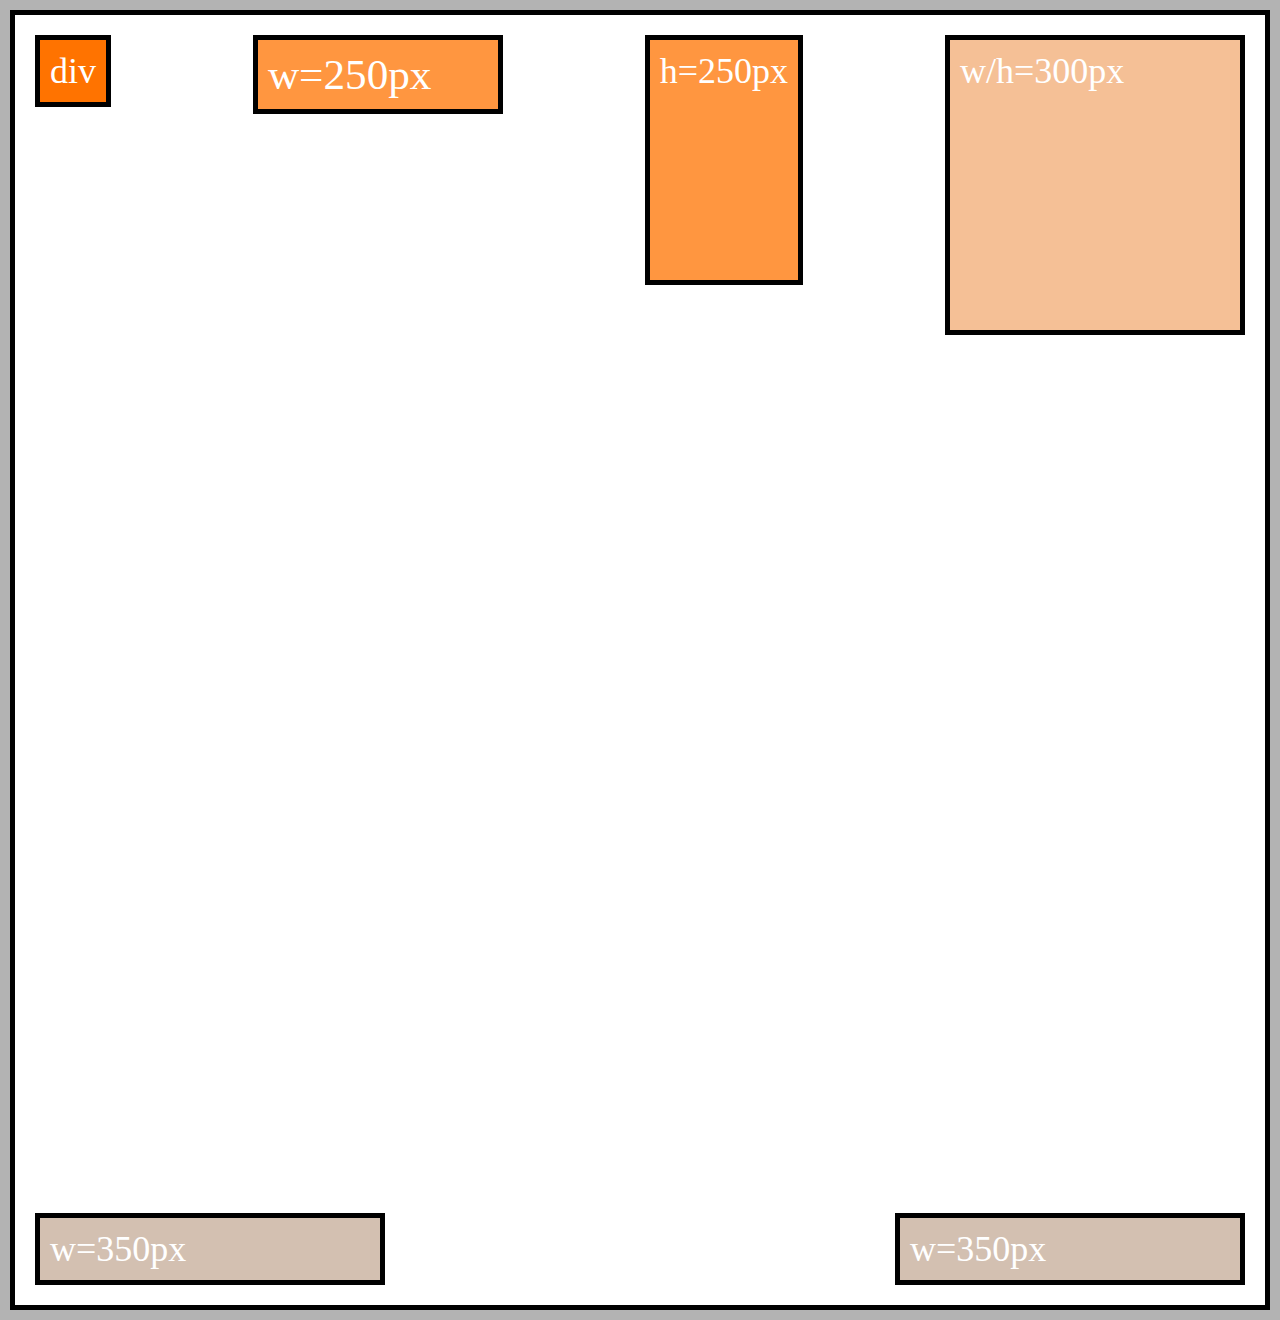
<file: flexbox-deneme/index.html>
<!DOCTYPE html>
<html lang="en">
    <head>
        <meta charset="UTF-8">
        <meta http-equiv="X-UA-Compatible" content="ie=edge">
        <link rel="stylesheet" href="main.css">
        <title>Flexbox</title>
    </head>
    <body>
        <div class="flex-container">
            <div class="item-1">div</div>
            <div class="item-2">w=250px</div>
            <div class="item-3">h=250px</div>
            <div class="item-4">w/h=300px</div>
            <div class="item-5">w=350px</div>
            <div class="item-6">w=350px</div>
        </div>
    </body>
</html>
</file>
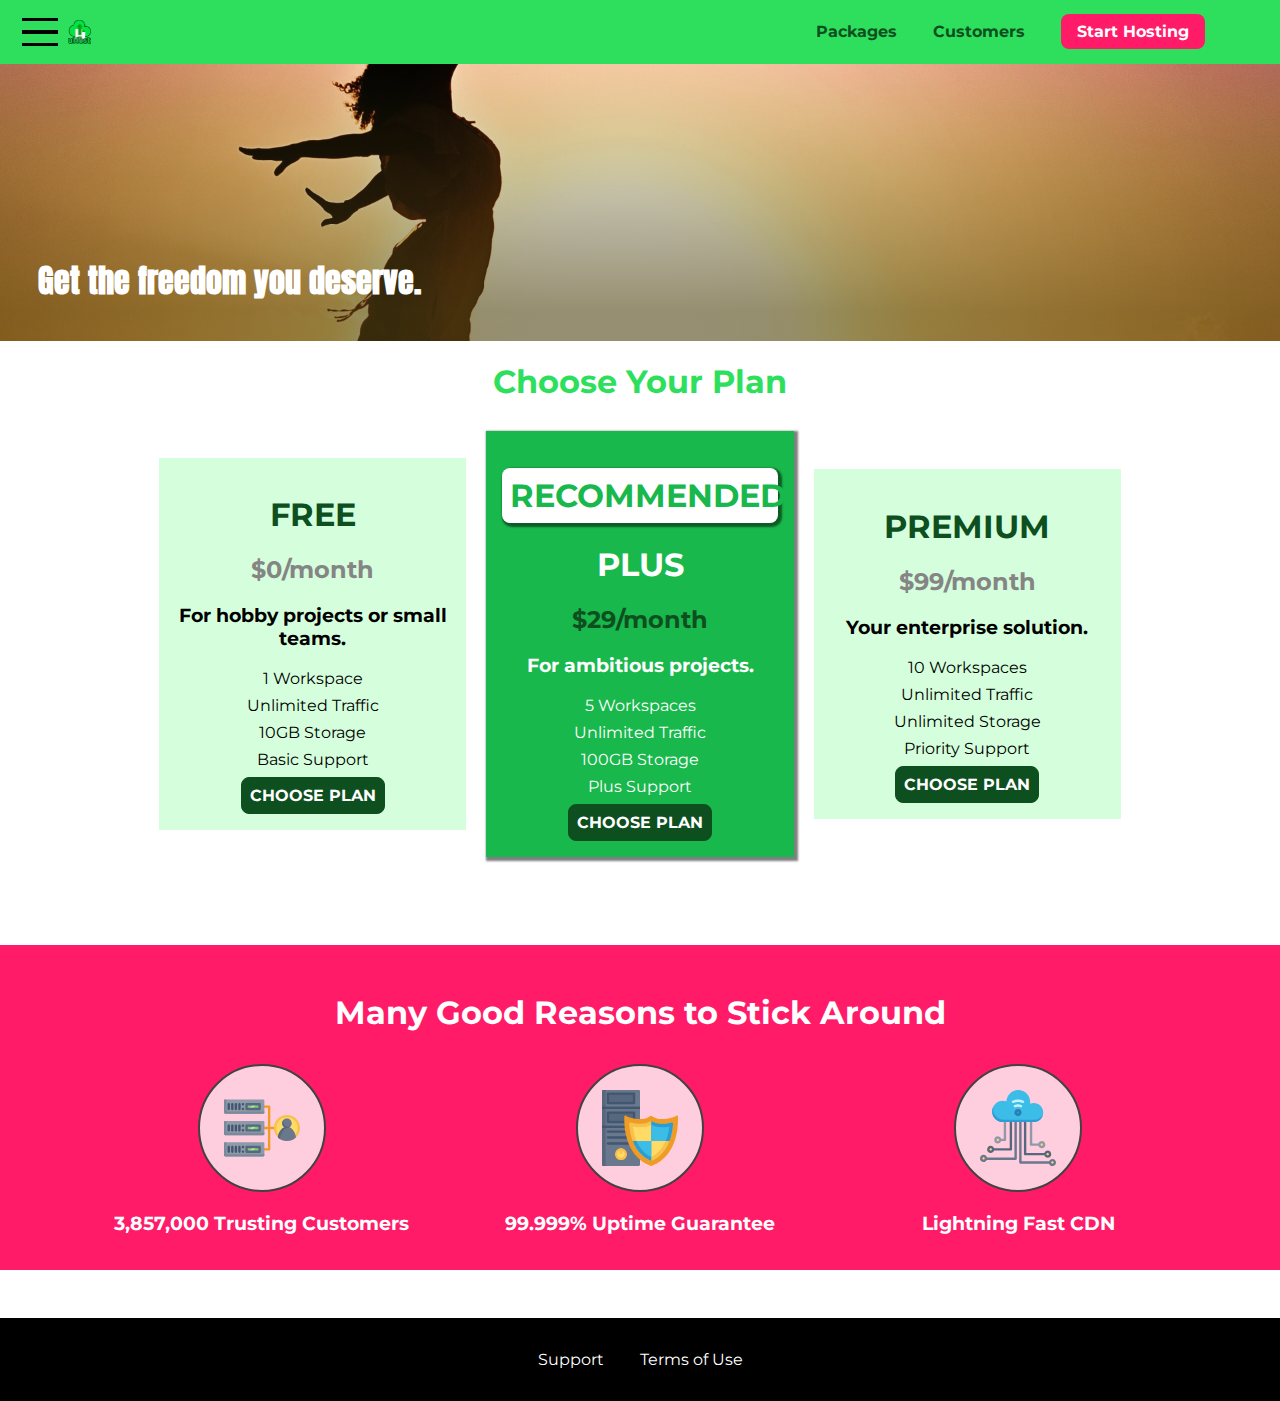
<file: section 10 responsive/index.html>
<!DOCTYPE html>
<html lang="en">

<head>
    <meta charset="UTF-8">
    <meta http-equiv="X-UA-Compatible" content="ie=edge">
    <meta name="viewport" content="width=device-width,initial-scale=1.0">
    <title>uHost</title>
    <link rel="shortcut icon" href="favicon.png">
    <link href="https://fonts.googleapis.com/css?family=Anton" rel="stylesheet">
    <link href="https://fonts.googleapis.com/css?family=Montserrat:400,700" rel="stylesheet">
    <link rel="stylesheet" href="shared.css">
    <link rel="stylesheet" href="main.css">
</head>

<body>
    <div class="backdrop"></div>
    <div class="modal">
        <h1 class="modal__title">Do you want to continue?</h1>
        <div class="modal__actions">
            <a href="start-hosting/index.html" class="modal__action">Yes!</a>
            <button class="modal__action modal__action--negative" type="button">No!</button>
        </div>
    </div>
    <header class="main-header">
        <div>
            <button class="toggle-button">
                <span class="toggle-button__bar"></span>
                <span class="toggle-button__bar"></span>
                <span class="toggle-button__bar"></span>
            </button>
            <a href="index.html" class="main-header__brand">
                <img src="images/uhost-icon.png" alt="uHost - Your favorite hosting company">
            </a>
        </div>
        <nav class="main-nav">
            <ul class="main-nav__items">
                <li class="main-nav__item">
                    <a href="packages/index.html">Packages</a>
                </li>
                <li class="main-nav__item">
                    <a href="customers/index.html">Customers</a>
                </li>
                <li class="main-nav__item main-nav__item--cta">
                    <a href="start-hosting/index.html">Start Hosting</a>
                </li>
            </ul>
        </nav>
    </header>
    <nav class="mobile-nav">
        <ul class="mobile-nav__items">
            <li class="mobile-nav__item">
                <a href="packages/index.html">Packages</a>
            </li>
            <li class="mobile-nav__item">
                <a href="customers/index.html">Customers</a>
            </li>
            <li class="mobile-nav__item mobile-nav__item--cta">
                <a href="start-hosting/index.html">Start Hosting</a>
            </li>
        </ul>
    </nav>
    <main>
        <section id="product-overview">
            <h1>Get the freedom you deserve.</h1>
        </section>
        <section id="plans">
            <h1 class="section-title">Choose Your Plan</h1>
            <div class="plan__list">
                <article class="plan">
                    <h1 class="plan__title">FREE</h1>
                    <h2 class="plan__price">$0/month</h2>
                    <h3>For hobby projects or small teams.</h3>
                    <ul class="plan__features">
                        <li class="plan__feature">1 Workspace</li>
                        <li class="plan__feature">Unlimited Traffic</li>
                        <li class="plan__feature">10GB Storage</li>
                        <li class="plan__feature">Basic Support</li>
                    </ul>
                    <div>
                        <button class="button">CHOOSE PLAN</button>
                    </div>
                </article>
                <article class="plan plan--highlighted">
                    <h1 class="plan__annotation">RECOMMENDED</h1>
                    <h1 class="plan__title">PLUS</h1>
                    <h2 class="plan__price">$29/month</h2>
                    <h3>For ambitious projects.</h3>
                    <ul class="plan__features">
                        <li class="plan__feature">5 Workspaces</li>
                        <li class="plan__feature">Unlimited Traffic</li>
                        <li class="plan__feature">100GB Storage</li>
                        <li class="plan__feature">Plus Support</li>
                    </ul>
                    <div>
                        <button class="button">CHOOSE PLAN</button>
                    </div>
                </article>
                <article class="plan">
                    <h1 class="plan__title">PREMIUM</h1>
                    <h2 class="plan__price">$99/month</h2>
                    <h3>Your enterprise solution.</h3>
                    <ul class="plan__features">
                        <li class="plan__feature">10 Workspaces</li>
                        <li class="plan__feature">Unlimited Traffic</li>
                        <li class="plan__feature">Unlimited Storage</li>
                        <li class="plan__feature">Priority Support</li>
                    </ul>
                    <div>
                        <button class="button">CHOOSE PLAN</button>
                    </div>
                </article>
            </div>
        </section>
        <section id="key-features">
            <h1 class="section-title">Many Good Reasons to Stick Around</h1>
            <ul class="key-feature__list">
                <li class="key-feature">
                    <div class="key-feature__image">
                        <svg viewBox="0 0 512 512">
                            <path style="fill:#F09B24;" d="M344,248h-32V112c0-4.418-3.582-8-8-8h-40c-4.418,0-8,3.582-8,8s3.582,8,8,8h32v128h-32  c-4.418,0-8,3.582-8,8s3.582,8,8,8h32v128h-32c-4.418,0-8,3.582-8,8s3.582,8,8,8h40c4.418,0,8-3.582,8-8V264h32c4.418,0,8-3.582,8-8  S348.418,248,344,248z"
                            />
                            <path style="fill:#8E9AA9;" d="M264,64H8c-4.418,0-8,3.582-8,8v80c0,4.418,3.582,8,8,8h256c4.418,0,8-3.582,8-8V72  C272,67.582,268.418,64,264,64z"
                            />
                            <path style="fill:#7C899B;" d="M24,144c-4.418,0-8-3.582-8-8V64H8c-4.418,0-8,3.582-8,8v80c0,4.418,3.582,8,8,8h256  c4.418,0,8-3.582,8-8v-8H24z"
                            />
                            <rect x="152" y="96" style="fill:#B8E3A8;" width="88" height="32" />
                            <g>
                                <polygon style="fill:#7EC97D;" points="152,96 152,128 166,128 198,96  " />
                                <polygon style="fill:#7EC97D;" points="220,96 188,128 240,128 240,96  " />
                            </g>
                            <path style="fill:#56677E;" d="M240,136h-88c-4.418,0-8-3.582-8-8V96c0-4.418,3.582-8,8-8h88c4.418,0,8,3.582,8,8v32  C248,132.418,244.418,136,240,136z M160,120h72v-16h-72V120z"
                            />
                            <g>
                                <path style="fill:#435670;" d="M32,136c-4.418,0-8-3.582-8-8V96c0-4.418,3.582-8,8-8s8,3.582,8,8v32C40,132.418,36.418,136,32,136z   "
                                />
                                <path style="fill:#435670;" d="M56,136c-4.418,0-8-3.582-8-8V96c0-4.418,3.582-8,8-8s8,3.582,8,8v32C64,132.418,60.418,136,56,136z   "
                                />
                                <path style="fill:#435670;" d="M80,136c-4.418,0-8-3.582-8-8V96c0-4.418,3.582-8,8-8s8,3.582,8,8v32C88,132.418,84.418,136,80,136z   "
                                />
                                <path style="fill:#435670;" d="M104,136c-4.418,0-8-3.582-8-8V96c0-4.418,3.582-8,8-8s8,3.582,8,8v32   C112,132.418,108.418,136,104,136z"
                                />
                                <path style="fill:#435670;" d="M128,105c-4.418,0-8-3.582-8-8v-1c0-4.418,3.582-8,8-8s8,3.582,8,8v1   C136,101.418,132.418,105,128,105z"
                                />
                                <path style="fill:#435670;" d="M128,136c-4.418,0-8-3.582-8-8v-1c0-4.418,3.582-8,8-8s8,3.582,8,8v1   C136,132.418,132.418,136,128,136z"
                                />
                            </g>
                            <path style="fill:#8E9AA9;" d="M264,208H8c-4.418,0-8,3.582-8,8v80c0,4.418,3.582,8,8,8h256c4.418,0,8-3.582,8-8v-80  C272,211.582,268.418,208,264,208z"
                            />
                            <path style="fill:#7C899B;" d="M24,288c-4.418,0-8-3.582-8-8v-72H8c-4.418,0-8,3.582-8,8v80c0,4.418,3.582,8,8,8h256  c4.418,0,8-3.582,8-8v-8H24z"
                            />
                            <rect x="152" y="240" style="fill:#B8E3A8;" width="88" height="32" />
                            <g>
                                <polygon style="fill:#7EC97D;" points="152,240 152,272 166,272 198,240  " />
                                <polygon style="fill:#7EC97D;" points="220,240 188,272 240,272 240,240  " />
                            </g>
                            <path style="fill:#56677E;" d="M240,280h-88c-4.418,0-8-3.582-8-8v-32c0-4.418,3.582-8,8-8h88c4.418,0,8,3.582,8,8v32  C248,276.418,244.418,280,240,280z M160,264h72v-16h-72V264z"
                            />
                            <g>
                                <path style="fill:#435670;" d="M32,280c-4.418,0-8-3.582-8-8v-32c0-4.418,3.582-8,8-8s8,3.582,8,8v32C40,276.418,36.418,280,32,280   z"
                                />
                                <path style="fill:#435670;" d="M56,280c-4.418,0-8-3.582-8-8v-32c0-4.418,3.582-8,8-8s8,3.582,8,8v32C64,276.418,60.418,280,56,280   z"
                                />
                                <path style="fill:#435670;" d="M80,280c-4.418,0-8-3.582-8-8v-32c0-4.418,3.582-8,8-8s8,3.582,8,8v32C88,276.418,84.418,280,80,280   z"
                                />
                                <path style="fill:#435670;" d="M104,280c-4.418,0-8-3.582-8-8v-32c0-4.418,3.582-8,8-8s8,3.582,8,8v32   C112,276.418,108.418,280,104,280z"
                                />
                                <path style="fill:#435670;" d="M128,249c-4.418,0-8-3.582-8-8v-1c0-4.418,3.582-8,8-8s8,3.582,8,8v1   C136,245.418,132.418,249,128,249z"
                                />
                                <path style="fill:#435670;" d="M128,280c-4.418,0-8-3.582-8-8v-1c0-4.418,3.582-8,8-8s8,3.582,8,8v1   C136,276.418,132.418,280,128,280z"
                                />
                            </g>
                            <path style="fill:#8E9AA9;" d="M264,352H8c-4.418,0-8,3.582-8,8v80c0,4.418,3.582,8,8,8h256c4.418,0,8-3.582,8-8v-80  C272,355.582,268.418,352,264,352z"
                            />
                            <path style="fill:#7C899B;" d="M24,432c-4.418,0-8-3.582-8-8v-72H8c-4.418,0-8,3.582-8,8v80c0,4.418,3.582,8,8,8h256  c4.418,0,8-3.582,8-8v-8H24z"
                            />
                            <rect x="152" y="384" style="fill:#B8E3A8;" width="88" height="32" />
                            <g>
                                <polygon style="fill:#7EC97D;" points="152,384 152,416 166,416 198,384  " />
                                <polygon style="fill:#7EC97D;" points="220,384 188,416 240,416 240,384  " />
                            </g>
                            <path style="fill:#56677E;" d="M240,424h-88c-4.418,0-8-3.582-8-8v-32c0-4.418,3.582-8,8-8h88c4.418,0,8,3.582,8,8v32  C248,420.418,244.418,424,240,424z M160,408h72v-16h-72V408z"
                            />
                            <g>
                                <path style="fill:#435670;" d="M32,424c-4.418,0-8-3.582-8-8v-32c0-4.418,3.582-8,8-8s8,3.582,8,8v32C40,420.418,36.418,424,32,424   z"
                                />
                                <path style="fill:#435670;" d="M56,424c-4.418,0-8-3.582-8-8v-32c0-4.418,3.582-8,8-8s8,3.582,8,8v32C64,420.418,60.418,424,56,424   z"
                                />
                                <path style="fill:#435670;" d="M80,424c-4.418,0-8-3.582-8-8v-32c0-4.418,3.582-8,8-8s8,3.582,8,8v32C88,420.418,84.418,424,80,424   z"
                                />
                                <path style="fill:#435670;" d="M104,424c-4.418,0-8-3.582-8-8v-32c0-4.418,3.582-8,8-8s8,3.582,8,8v32   C112,420.418,108.418,424,104,424z"
                                />
                                <path style="fill:#435670;" d="M128,393c-4.418,0-8-3.582-8-8v-1c0-4.418,3.582-8,8-8s8,3.582,8,8v1   C136,389.418,132.418,393,128,393z"
                                />
                                <path style="fill:#435670;" d="M128,424c-4.418,0-8-3.582-8-8v-1c0-4.418,3.582-8,8-8s8,3.582,8,8v1   C136,420.418,132.418,424,128,424z"
                                />
                            </g>
                            <path style="fill:#F7C14D;" d="M424,168c-48.523,0-88,39.477-88,88s39.477,88,88,88s88-39.477,88-88S472.523,168,424,168z" />
                            <path style="fill:#FFDB66;" d="M424,184c-39.701,0-72,32.299-72,72s32.299,72,72,72s72-32.299,72-72S463.701,184,424,184z" />
                            <path style="fill:#69788D;" d="M484.893,314.16C476.393,274.588,451.922,248,424,248s-52.393,26.588-60.893,66.16  c-0.605,2.82,0.354,5.749,2.511,7.664C381.731,336.124,402.465,344,424,344s42.269-7.876,58.381-22.176  C484.539,319.909,485.498,316.98,484.893,314.16z"
                            />
                            <path style="fill:#56677E;" d="M434.053,249.171C430.768,248.403,427.411,248,424,248c-27.922,0-52.393,26.588-60.893,66.16  c-0.605,2.82,0.354,5.749,2.511,7.664c3.383,3.002,6.979,5.703,10.734,8.125C384.904,286.243,407.373,255.378,434.053,249.171z"
                            />
                            <path style="fill:#69788D;" d="M424,192c-17.645,0-32,14.355-32,32s14.355,32,32,32s32-14.355,32-32S441.645,192,424,192z" />
                            <path style="fill:#56677E;" d="M432,248c-17.645,0-32-14.355-32-32c0-6.783,2.128-13.076,5.742-18.258  C397.444,203.53,392,213.138,392,224c0,17.645,14.355,32,32,32c10.862,0,20.471-5.444,26.258-13.742  C445.076,245.872,438.783,248,432,248z"
                            />

                        </svg>
                    </div>
                    <p class="key-feature__description">3,857,000 Trusting Customers</p>
                </li>
                <li class="key-feature">
                    <div class="key-feature__image">
                        <svg viewBox="0 0 512 512">
                            <path style="fill:#69788D;" d="M248,0H8C3.582,0,0,3.582,0,8v496c0,4.418,3.582,8,8,8h240c4.418,0,8-3.582,8-8V8  C256,3.582,252.418,0,248,0z"
                            />
                            <path style="fill:#56677E;" d="M24,504V8c0-4.418,3.582-8,8-8H8C3.582,0,0,3.582,0,8v496c0,4.418,3.582,8,8,8h24  C27.582,512,24,508.418,24,504z"
                            />
                            <g>
                                <rect x="0" y="112" style="fill:#435670;" width="256" height="16" />
                                <rect x="0" y="240" style="fill:#435670;" width="256" height="16" />
                            </g>
                            <path style="fill:#F7C14D;" d="M128,392c-22.056,0-40,17.944-40,40s17.944,40,40,40s40-17.944,40-40S150.056,392,128,392z" />
                            <path style="fill:#FFDB66;" d="M128,408c-13.233,0-24,10.767-24,24s10.767,24,24,24s24-10.767,24-24S141.233,408,128,408z" />
                            <path style="fill:#F7C14D;" d="M128,392c-2.739,0-5.414,0.278-8,0.805V424c0,4.418,3.582,8,8,8c4.418,0,8-3.582,8-8v-31.195  C133.414,392.278,130.739,392,128,392z"
                            />
                            <g>
                                <path style="fill:#435670;" d="M216,288H40c-4.418,0-8-3.582-8-8s3.582-8,8-8h176c4.418,0,8,3.582,8,8S220.418,288,216,288z"
                                />
                                <path style="fill:#435670;" d="M216,328H40c-4.418,0-8-3.582-8-8s3.582-8,8-8h176c4.418,0,8,3.582,8,8S220.418,328,216,328z"
                                />
                                <path style="fill:#435670;" d="M216,368H40c-4.418,0-8-3.582-8-8s3.582-8,8-8h176c4.418,0,8,3.582,8,8S220.418,368,216,368z"
                                />
                                <path style="fill:#435670;" d="M216,16H40c-4.418,0-8,3.582-8,8v64c0,4.418,3.582,8,8,8h176c4.418,0,8-3.582,8-8V24   C224,19.582,220.418,16,216,16z"
                                />
                            </g>
                            <rect x="48" y="32" style="fill:#56677E;" width="160" height="48" />
                            <path style="fill:#435670;" d="M216,144H40c-4.418,0-8,3.582-8,8v64c0,4.418,3.582,8,8,8h176c4.418,0,8-3.582,8-8v-64  C224,147.582,220.418,144,216,144z"
                            />
                            <rect x="48" y="160" style="fill:#56677E;" width="160" height="48" />
                            <path style="fill:#F09B24;" d="M511.747,180.237c-0.194-6.537-8.107-10.107-13.135-5.894c-5.6,4.693-42.904,21.282-98.514,21.282  c-33.45,0-64.625-20.999-64.929-21.206c-2.9-1.991-6.764-1.85-9.512,0.346c-2.677,2.135-27.201,20.86-63.793,20.86  c-55.607,0-92.914-16.589-98.515-21.282c-5.028-4.211-12.941-0.645-13.135,5.894c-1.634,54.834,4.655,105.941,18.693,151.903  c12.096,39.604,29.759,74.047,52.497,102.373c27.538,34.304,62.743,59.882,104.66,76.045c3.069,1.918,6.757,1.921,9.83,0  c41.917-16.163,77.122-41.741,104.66-76.045c22.738-28.326,40.401-62.77,52.497-102.373  C507.092,286.179,513.381,235.071,511.747,180.237z"
                            />
                            <path style="fill:#F7C14D;" d="M476.21,221.226c-1.953-1.631-4.568-2.235-7.036-1.628c-21.686,5.327-44.926,8.028-69.075,8.028  c-25.926,0-49.633-8.975-64.955-16.504c-2.307-1.134-5.016-1.091-7.284,0.116c-14.059,7.477-36.919,16.388-65.994,16.388  c-24.153,0-47.394-2.701-69.075-8.028c-5.155-1.268-10.221,2.966-9.894,8.261c2.077,33.693,7.668,65.635,16.616,94.935  c22.774,74.565,66.139,126.334,128.888,153.868c2.032,0.891,4.397,0.891,6.43,0c61.777-27.107,104.716-78.876,127.62-153.868  c8.948-29.3,14.539-61.241,16.616-94.935C479.224,225.319,478.163,222.856,476.21,221.226z"
                            />
                            <path style="fill:#FFDB66;" d="M331.609,451.727c-52.604-25.289-89.304-70.987-109.144-135.944  c-6.532-21.39-11.162-44.336-13.82-68.447c17.133,2.852,34.952,4.291,53.22,4.291c29.394,0,53.376-7.793,69.978-15.561  c17.44,7.736,41.656,15.561,68.256,15.561c18.267,0,36.085-1.439,53.219-4.291c-2.659,24.112-7.288,47.06-13.82,68.448  C419.545,381.108,383.27,426.805,331.609,451.727z"
                            />
                            <g>
                                <path style="fill:#2C9DD4;" d="M479.066,227.858c0.157-2.539-0.903-5.002-2.856-6.633s-4.568-2.235-7.036-1.628   c-21.686,5.327-44.926,8.028-69.075,8.028c-25.926,0-49.633-8.975-64.955-16.504c-1.057-0.52-2.2-0.78-3.345-0.806l-0.072,133.351   h123.601c2.556-6.746,4.933-13.702,7.123-20.874C471.398,293.493,476.989,261.552,479.066,227.858z"
                                />
                                <path style="fill:#2C9DD4;" d="M206.658,343.667c24.153,63.42,65.028,108.108,121.743,132.995c1.031,0.452,2.147,0.673,3.263,0.666   l0.063-133.661H206.658z"
                                />
                            </g>
                            <g>
                                <path style="fill:#3CBDE8;" d="M439.497,315.783c6.532-21.389,11.161-44.336,13.82-68.448c-17.134,2.852-34.952,4.291-53.219,4.291   c-26.6,0-50.815-7.824-68.256-15.561l-0.116,107.601h97.758C433.179,334.807,436.524,325.518,439.497,315.783z"
                                />
                                <path style="fill:#3CBDE8;" d="M232.523,343.667c21.144,50.298,54.363,86.56,99.087,108.06l0.117-108.06H232.523z" />
                            </g>
                        </svg>
                    </div>
                    <p class="key-feature__description">99.999% Uptime Guarantee</p>
                </li>
                <li class="key-feature">
                    <div class="key-feature__image">
                        <svg viewBox="0 0 512 512">
                            <path style="fill:#8E9AA9;" d="M168,200c-4.418,0-8,3.582-8,8v120h-17.376c-3.302-9.311-12.194-16-22.624-16  c-13.234,0-24,10.767-24,24s10.766,24,24,24c10.429,0,19.321-6.689,22.624-16H168c4.418,0,8-3.582,8-8V208  C176,203.582,172.418,200,168,200z"
                            />
                            <path style="fill:#FFDB66;" d="M120,328c-4.411,0-8,3.589-8,8s3.589,8,8,8s8-3.589,8-8S124.411,328,120,328z" />
                            <path style="fill:#56677E;" d="M208,200c-4.418,0-8,3.582-8,8v184H94.624C91.322,382.689,82.43,376,72,376  c-13.234,0-24,10.767-24,24s10.766,24,24,24c10.429,0,19.321-6.689,22.624-16H208c4.418,0,8-3.582,8-8V208  C216,203.582,212.418,200,208,200z"
                            />
                            <path style="fill:#FFDB66;" d="M72,392c-4.411,0-8,3.589-8,8s3.589,8,8,8s8-3.589,8-8S76.411,392,72,392z" />
                            <path style="fill:#69788D;" d="M240,208c-4.418,0-8,3.582-8,8v239H47.24c-2.671-10.34-12.078-18-23.24-18c-13.234,0-24,10.767-24,24  s10.766,24,24,24c9.666,0,18.009-5.747,21.809-14H240c4.418,0,8-3.582,8-8V216C248,211.582,244.418,208,240,208z"
                            />
                            <path style="fill:#FFDB66;" d="M24,453c-4.411,0-8,3.589-8,8s3.589,8,8,8s8-3.589,8-8S28.411,453,24,453z" />
                            <path style="fill:#69788D;" d="M488,464c-10.429,0-19.321,6.689-22.624,16H280V208c0-4.418-3.582-8-8-8s-8,3.582-8,8v280  c0,4.418,3.582,8,8,8h193.376c3.302,9.311,12.194,16,22.624,16c13.234,0,24-10.767,24-24S501.234,464,488,464z"
                            />
                            <path style="fill:#FFDB66;" d="M488,480c-4.411,0-8,3.589-8,8s3.589,8,8,8s8-3.589,8-8S492.411,480,488,480z" />
                            <path style="fill:#56677E;" d="M456,408c-10.429,0-19.321,6.689-22.624,16H312V208c0-4.418-3.582-8-8-8s-8,3.582-8,8v224  c0,4.418,3.582,8,8,8h129.376c3.302,9.311,12.194,16,22.624,16c13.234,0,24-10.767,24-24S469.234,408,456,408z"
                            />
                            <path style="fill:#FFDB66;" d="M456,424c-4.411,0-8,3.589-8,8s3.589,8,8,8s8-3.589,8-8S460.411,424,456,424z" />
                            <path style="fill:#8E9AA9;" d="M416,344c-10.429,0-19.321,6.689-22.624,16H352V208c0-4.418-3.582-8-8-8s-8,3.582-8,8v160  c0,4.418,3.582,8,8,8h49.376c3.302,9.311,12.194,16,22.624,16c13.234,0,24-10.767,24-24S429.234,344,416,344z"
                            />
                            <path style="fill:#FFDB66;" d="M416,360c-4.411,0-8,3.589-8,8s3.589,8,8,8s8-3.589,8-8S420.411,360,416,360z" />
                            <path style="fill:#3CBDE8;" d="M362,88c-8.741,0-17.231,1.751-25.06,5.085C337.646,88.797,338,84.43,338,80  c0-44.112-35.888-80-80-80c-42.823,0-77.895,33.816-79.909,76.149C170.393,73.415,162.244,72,154,72c-39.701,0-72,32.299-72,72  s32.299,72,72,72h208c35.29,0,64-28.71,64-64S397.29,88,362,88z"
                            />
                            <path style="fill:#2C9DD4;" d="M368,200H160c-39.701,0-72-32.299-72-72c0-5.863,0.721-11.559,2.05-17.019  C84.918,120.88,82,132.102,82,144c0,39.701,32.299,72,72,72h208c30.389,0,55.88-21.296,62.379-49.743  C413.565,186.327,392.352,200,368,200z"
                            />
                            <path style="fill:#2A7DB5;" d="M256,128c-13.234,0-24,10.767-24,24s10.766,24,24,24c13.233,0,24-10.767,24-24S269.233,128,256,128z"
                            />
                            <path style="fill:#2C9DD4;" d="M256,144c-4.411,0-8,3.589-8,8s3.589,8,8,8c4.411,0,8-3.589,8-8S260.411,144,256,144z" />
                            <g>
                                <path style="fill:#C5F1FA;" d="M221.755,87.695c-2.994,0-5.864-1.688-7.233-4.572c-1.894-3.991-0.194-8.763,3.798-10.657   C230.157,66.849,242.834,64,256,64c13.166,0,25.844,2.849,37.68,8.466c3.992,1.895,5.692,6.666,3.798,10.657   s-6.666,5.692-10.657,3.798C277.144,82.328,266.774,80,256,80c-10.774,0-21.144,2.328-30.821,6.921   C224.072,87.446,222.904,87.695,221.755,87.695z"
                                />
                                <path style="fill:#C5F1FA;" d="M276.545,116.618c-1.148,0-2.316-0.249-3.424-0.774C267.745,113.293,261.985,112,256,112   c-5.985,0-11.745,1.293-17.121,3.844c-3.991,1.895-8.763,0.192-10.657-3.798c-1.894-3.992-0.193-8.764,3.798-10.657   C239.557,97.813,247.625,96,256,96c8.376,0,16.444,1.813,23.98,5.389c3.991,1.894,5.692,6.665,3.798,10.657   C282.41,114.93,279.539,116.618,276.545,116.618z"
                                />
                            </g>

                        </svg>
                    </div>
                    <p class="key-feature__description">Lightning Fast CDN</p>
                </li>
            </ul>
        </section>
    </main>
    <footer class="main-footer">
        <nav>
            <ul class="main-footer__links">
                <li class="main-footer__link">
                    <a href="#">Support</a>
                </li>
                <li class="main-footer__link">
                    <a href="#">Terms of Use</a>
                </li>
            </ul>
        </nav>
    </footer>
    <script src="shared.js"></script>
</body>

</html>
</file>
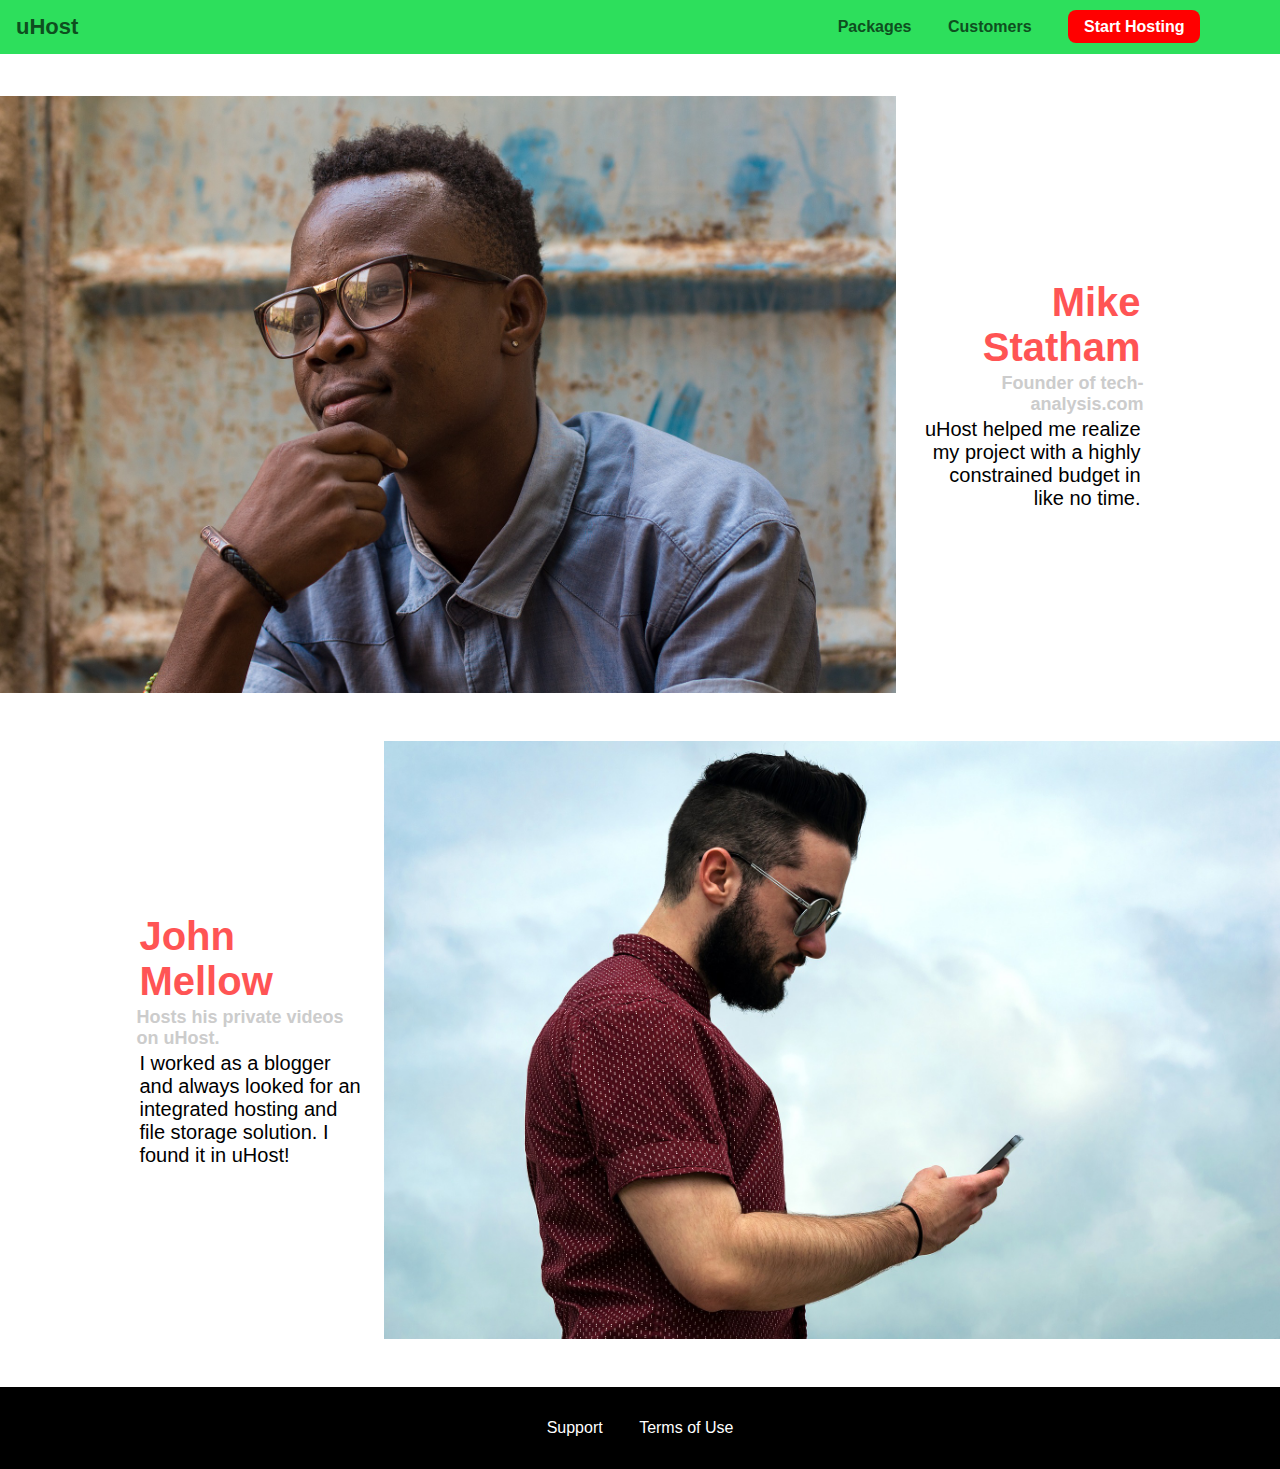
<file: chapter3/customers/index.html>
<!DOCTYPE html>
<html lang="en">

<head>
    <meta charset="UTF-8">
    <meta name="viewport" content="width=device-width, initial-scale=1.0">
    <meta http-equiv="X-UA-Compatible" content="ie=edge">
    <title>uHost Customers</title>
    <link rel="shortcut icon" href="../favicon.png">
    <link href="https://fonts.googleapis.com/css?family=Anton|Montserrat:400,700" rel="stylesheet">
    <link rel="stylesheet" href="../shared.css">
    <link rel="stylesheet" href="customers.css">
</head>

<body>
    <div class="backdrop"></div>
    <header class="main-header">
        <div>
          <a href="/chapter3/index.html" class="main-header__brand"> uHost </a>
        </div>
        <nav class="main-nav">
          <ul class="main-nav__items">
            <li class="main-nav__item">
              <a href="/chapter3/packages/index.html">Packages</a>
            </li>
            <li class="main-nav__item">
              <a href="index.html">Customers</a>
            </li>
            <li class="main-nav__item main-nav__item--cta">
              <a href="start-hosting/index.html">Start Hosting</a>
            </li>
          </ul>
        </nav>
      </header>

    <main>
        <div>
            <div class="testimonial" id="customer-1">
                <div class="testimonial__image-container">
                    <img src="../images/customer-1.jpg" alt="Mike Statham - Customer" class="testimonial__image">
                </div>
                <div class="testimonial__info">
                    <h1 class="testimonial__name">Mike Statham</h1>
                    <h2 class="testimonial__subtitle">Founder of
                        <a href="tech-analysis.com">tech-analysis.com</a>
                    </h2>
                    <p class="testimonial__text">uHost helped me realize my project with a highly constrained budget in like no time.</p>
                </div>
            </div>
            <div class="testimonial" id="customer-2">

                <div class="testimonial__info">
                    <h1 class="testimonial__name">John Mellow</h1>
                    <h2 class="testimonial__subtitle">Hosts his private videos on uHost.
                    </h2>
                    <p class="testimonial__text">I worked as a blogger and always looked for an integrated hosting and file storage solution. I found
                        it in uHost!
                    </p>
                </div>
                <div class="testimonial__image-container">
                    <img src="../images/customer-2.jpg" alt="John Mellow - Customer" class="testimonial__image">
                </div>
            </div>
        </div>
    </main>
    <footer class="main-footer">
        <nav>
            <ul>
                <li>
                    <a href="#">Support</a>
                </li>
                <li>
                    <a href="#">Terms of Use</a>
                </li>
            </ul>
        </nav>
    </footer>
</body>

</html>
</file>
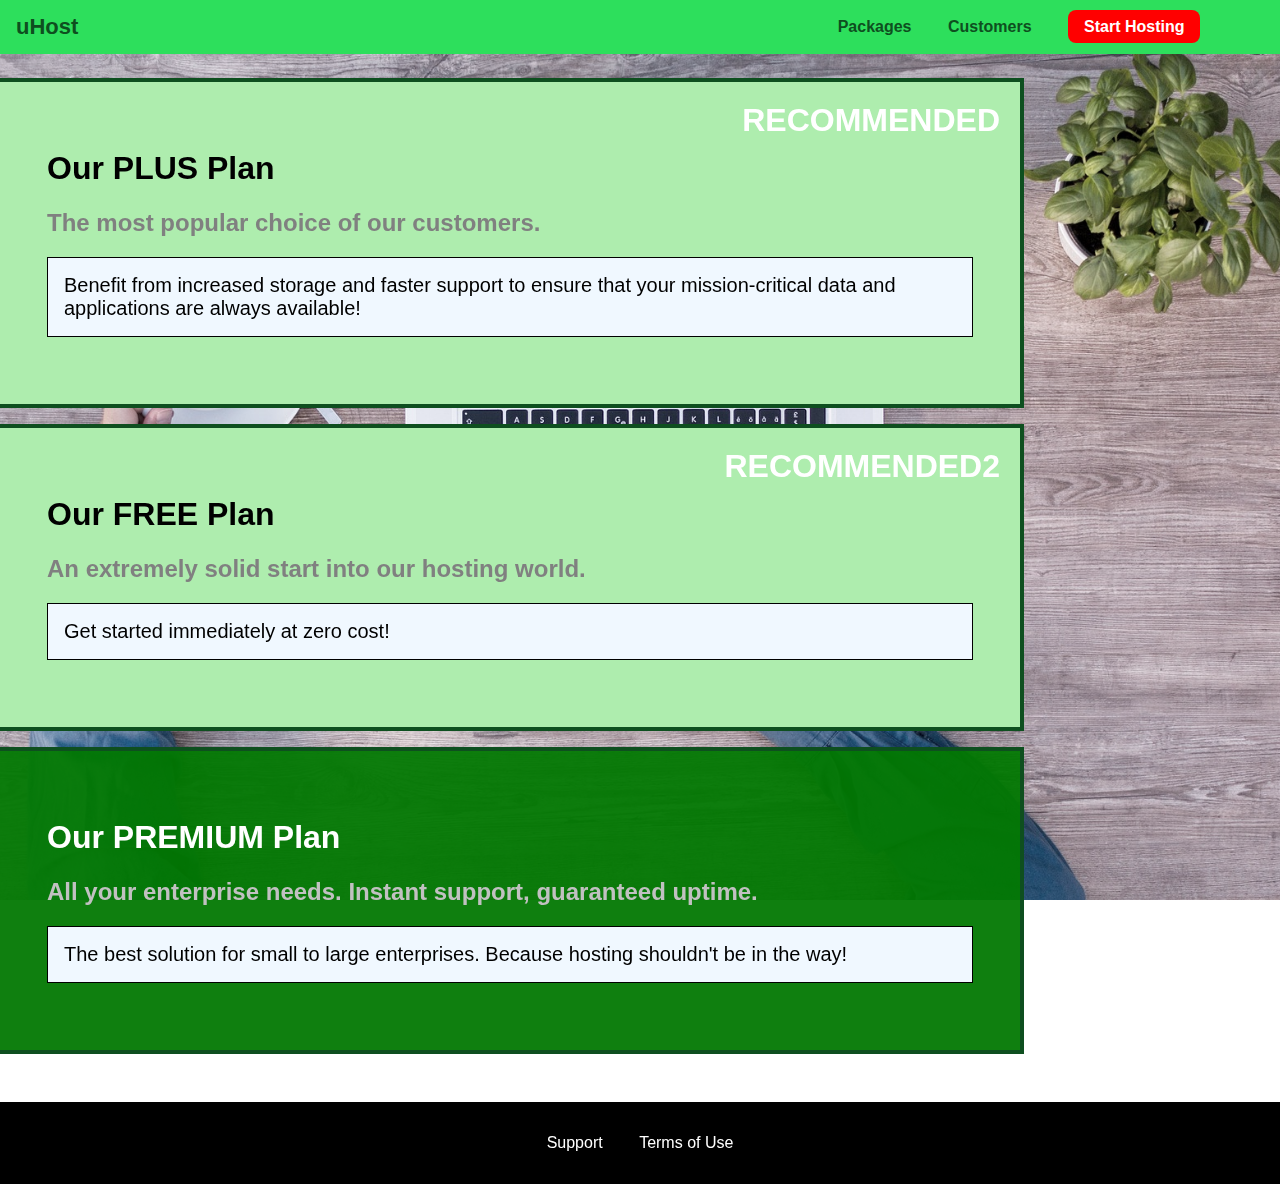
<file: chapter3/packages/index.html>
<!DOCTYPE html>
<html lang="en">
  <head>
    <meta charset="UTF-8" />
    <meta http-equiv="X-UA-Compatible" content="ie=edge" />
    <title>uHost</title>
    <link rel="shortcut icon" href="favicon.png" />
    <link
      href="https://fonts.googleapis.com/css?family=Montserrat:400,700"
      rel="stylesheet"
    />
    <link rel="stylesheet" href="../shared.css" />
    <link rel="stylesheet" href="packages.css">
  </head>

  <body>
    <div class="background"></div>
    <header class="main-header">
      <div>
        <a href="../index.html" class="main-header__brand"> uHost </a>
      </div>
      <nav class="main-nav">
        <ul class="main-nav__items">
          <li class="main-nav__item">
            <a href="index.html">Packages</a>
          </li>
          <li class="main-nav__item">
            <a href="../customers/index.html">Customers</a>
          </li>
          <li class="main-nav__item main-nav__item--cta">
            <a href="../start-hosting/index.html">Start Hosting</a>
          </li>
        </ul>
      </nav>
    </header>
    <div class="blanc">

    </div>
    <main>
        <section class="plans">
            <a href="#">
                <h1>Our PLUS Plan</h1>
                <h1 class="package__bandage">RECOMMENDED</h2>
                <h2>The most popular choice of our customers.</h2>
                <p>Benefit from increased storage and faster support to ensure that your mission-critical data and applications
                    are always available!</p>
            </a>
        </section>
        <section class="plans" style=>
            <a href="#">
              <div>
                <h1>Our FREE Plan</h1>
                <h1 class="package__bandage">RECOMMENDED2</h1>
                <h2>An extremely solid start into our hosting world.</h2>
                <p>Get started immediately at zero cost!</p>
              </div>
            </a>
        </section>
        <section class="plans plans-highlighted">
            <a href="#">
                <h1>Our PREMIUM Plan</h1>
                <h2>All your enterprise needs. Instant support, guaranteed uptime. </h2>
                <p>The best solution for small to large enterprises. Because hosting shouldn't be in the way!</p>
            </a>
        </section>
    </main>
    <footer class="main-footer">
      <nav>
        <ul>
          <li>
            <a href="#">Support</a>
          </li>
          <li>
            <a href="#">Terms of Use</a>
          </li>
        </ul>
      </nav>
    </footer>
  </body>
</html>
</file>
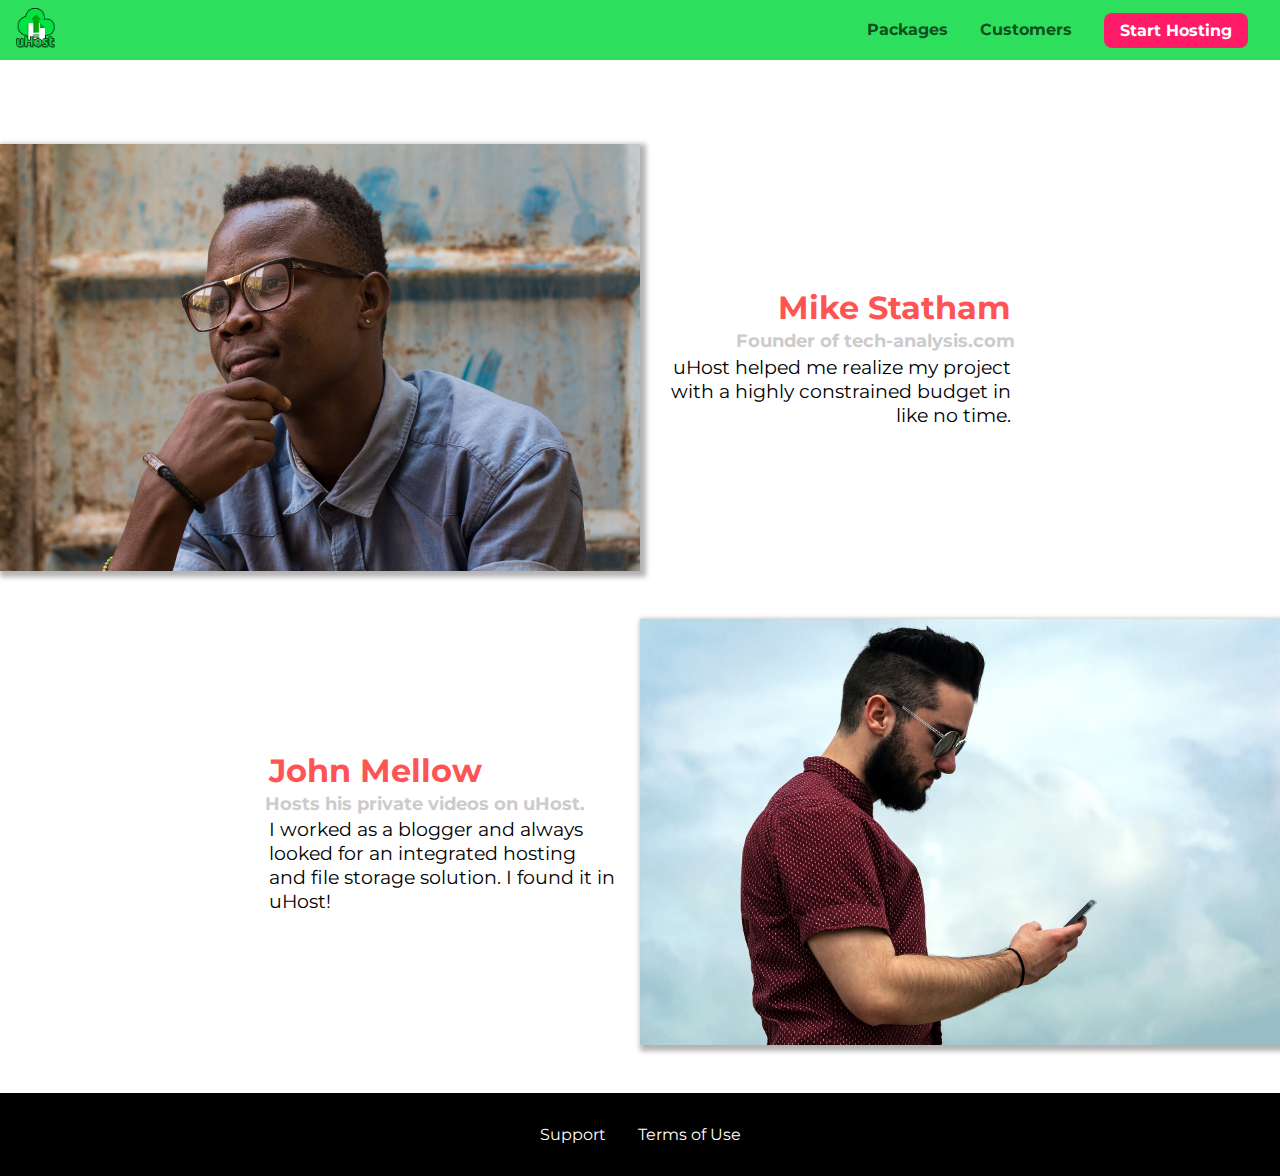
<file: flexbox section/customers/index.html>
<!DOCTYPE html>
<html lang="en">

<head>
    <meta charset="UTF-8">
    <meta name="viewport" content="width=device-width, initial-scale=1.0">
    <meta http-equiv="X-UA-Compatible" content="ie=edge">
    <title>uHost Customers</title>
    <link rel="shortcut icon" href="../favicon.png">
    <link rel="stylesheet" href="../shared.css">
    <link rel="stylesheet" href="customers.css">
</head>

<body>
    <div class="backdrop"></div>
    <header class="main-header">
        <div>
            <button class="toggle-button">
                <span class="toggle-button__bar"></span>
                <span class="toggle-button__bar"></span>
                <span class="toggle-button__bar"></span>
            </button>
            <a href="../index.html" class="main-header__brand">
                <img src="../images/uhost-icon.png" alt="uHost - Your favorite hosting company">
            </a>
        </div>
        <nav class="main-nav">
            <ul class="main-nav__items">
                <li class="main-nav__item">
                    <a href="../packages/index.html">Packages</a>
                </li>
                <li class="main-nav__item">
                    <a href="index.html">Customers</a>
                </li>
                <li class="main-nav__item main-nav__item--cta">
                    <a href="../start-hosting/index.html">Start Hosting</a>
                </li>
            </ul>
        </nav>
    </header>
    <nav class="mobile-nav">
        <ul class="mobile-nav__items">
            <li class="mobile-nav__item">
                <a href="../packages/index.html">Packages</a>
            </li>
            <li class="mobile-nav__item">
                <a href="index.html">Customers</a>
            </li>
            <li class="mobile-nav__item mobile-nav__item--cta">
                <a href="../start-hosting/index.html">Start Hosting</a>
            </li>
        </ul>
    </nav>
    <main>
        <div>
            <div class="testimonial" id="customer-1">
                <div class="testimonial__image-container">
                    <img src="../images/customer-1.jpg" alt="Mike Statham - Customer" class="testimonial__image">
                </div>
                <div class="testimonial__info">
                    <h1 class="testimonial__name">Mike Statham</h1>
                    <h2 class="testimonial__subtitle">Founder of
                        <a href="tech-analysis.com">tech-analysis.com</a>
                    </h2>
                    <p class="testimonial__text">uHost helped me realize my project with a highly constrained budget in like no time.</p>
                </div>
            </div>
            <div class="testimonial" id="customer-2">

                <div class="testimonial__info">
                    <h1 class="testimonial__name">John Mellow</h1>
                    <h2 class="testimonial__subtitle">Hosts his private videos on uHost.
                    </h2>
                    <p class="testimonial__text">I worked as a blogger and always looked for an integrated hosting and file storage solution. I found
                        it in uHost!
                    </p>
                </div>
                <div class="testimonial__image-container">
                    <img src="../images/customer-2.jpg" alt="John Mellow - Customer" class="testimonial__image">
                </div>
            </div>
        </div>
    </main>
    <footer class="main-footer">
        <nav>
            <ul class="main-footer__links">
                <li class="main-footer__link">
                    <a href="#">Support</a>
                </li>
                <li class="main-footer__link">
                    <a href="#">Terms of Use</a>
                </li>
            </ul>
        </nav>
    </footer>
    <script src="../shared.js"></script>
</body>

</html>
</file>
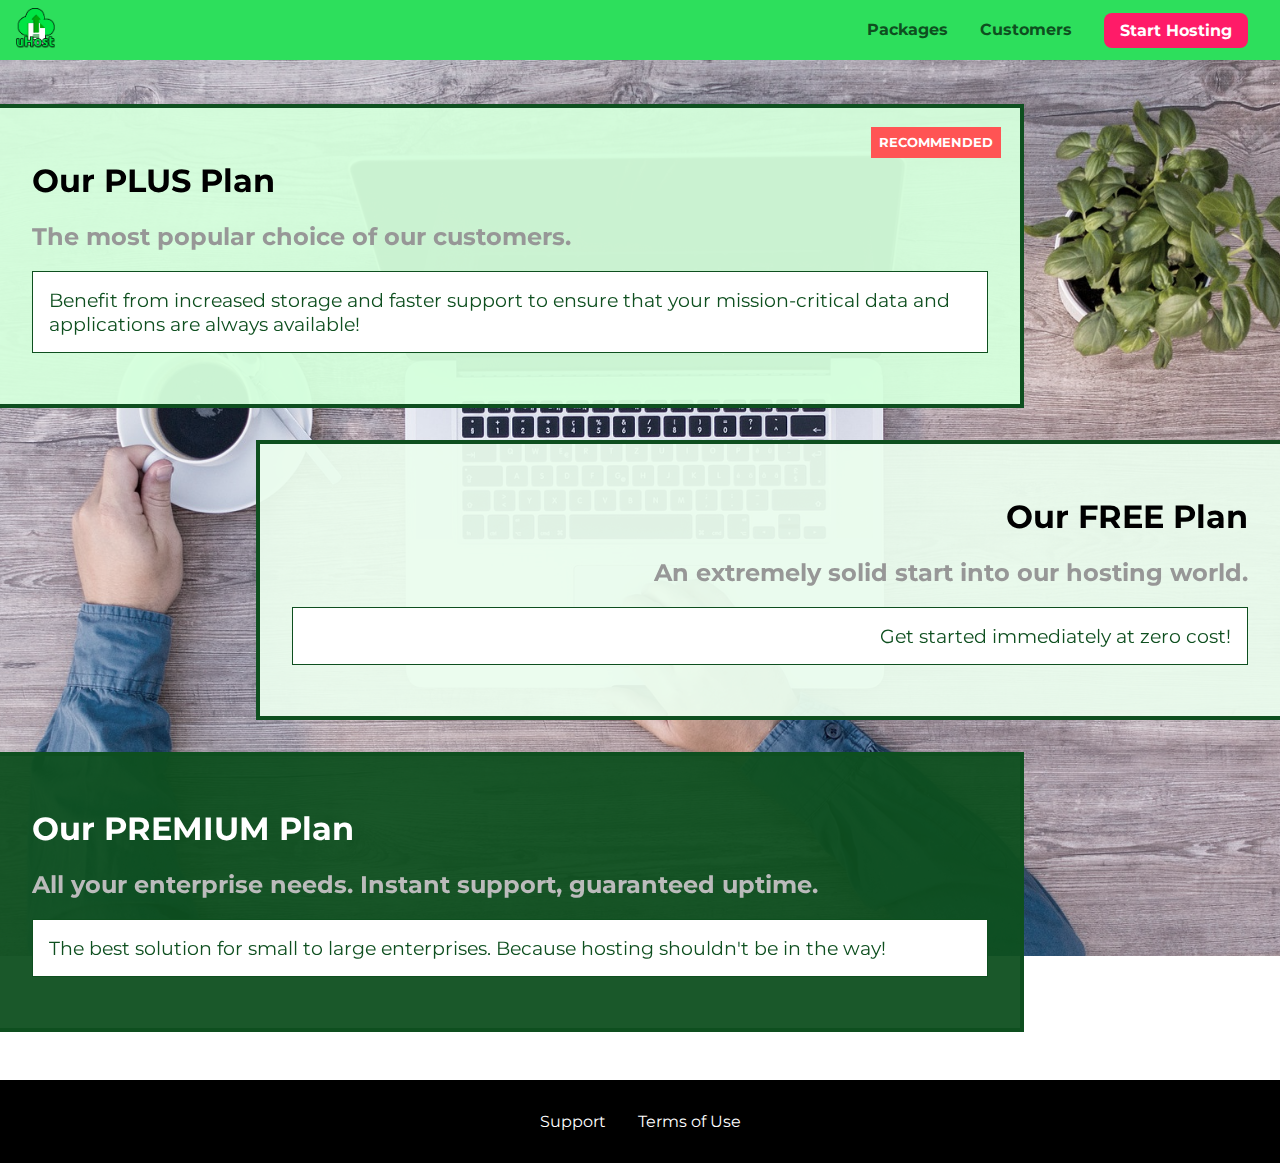
<file: flexbox section/packages/index.html>
<!DOCTYPE html>
<html lang="en">

<head>
    <meta charset="UTF-8">
    <meta http-equiv="X-UA-Compatible" content="ie=edge">
    <meta name="viewport" content="width=device-width, initial-scale=1.0">
    <title>uHost</title>
    <link rel="shortcut icon" href="../favicon.png">
    <link rel="stylesheet" href="../shared.css">
    <link rel="stylesheet" href="packages.css">
</head>

<body>
    <div class="backdrop"></div>
    <div class="background"></div>
    <header class="main-header">
        <div>
            <button class="toggle-button">
                <span class="toggle-button__bar"></span>
                <span class="toggle-button__bar"></span>
                <span class="toggle-button__bar"></span>
            </button>
            <a href="../index.html" class="main-header__brand">
                <img src="../images/uhost-icon.png" alt="uHost - Your favorite hosting company">
            </a>
        </div>
        <nav class="main-nav">
            <ul class="main-nav__items">
                <li class="main-nav__item">
                    <a href="index.html">Packages</a>
                </li>
                <li class="main-nav__item">
                    <a href="../customers/index.html">Customers</a>
                </li>
                <li class="main-nav__item main-nav__item--cta">
                    <a href="../start-hosting/index.html">Start Hosting</a>
                </li>
            </ul>
        </nav>
    </header>
    <nav class="mobile-nav">
        <ul class="mobile-nav__items">
            <li class="mobile-nav__item">
                <a href="index.html">Packages</a>
            </li>
            <li class="mobile-nav__item">
                <a href="../customers/index.html">Customers</a>
            </li>
            <li class="mobile-nav__item mobile-nav__item--cta">
                <a href="../start-hosting/index.html">Start Hosting</a>
            </li>
        </ul>
    </nav>
    <main>
        <section class="package" id="plus">
            <a href="#">
                <h1 class="package__title">Our PLUS Plan</h1>
                <h2 class="package__badge">RECOMMENDED</h2>
                <h2 class="package__subtitle">The most popular choice of our customers.</h2>
                <p class="package__info">Benefit from increased storage and faster support to ensure that your mission-critical data and applications
                    are always available!</p>
            </a>
        </section>
        <section class="package" id="free">
            <a href="#">
                <h1 class="package__title">Our FREE Plan</h1>
                <h2 class="package__subtitle">An extremely solid start into our hosting world.</h2>
                <p class="package__info">Get started immediately at zero cost!</p>
            </a>
        </section>
        <div class="clearfix"></div>
        <section class="package" id="premium">
            <a href="#">
                <h1 class="package__title">Our PREMIUM Plan</h1>
                <h2 class="package__subtitle">All your enterprise needs. Instant support, guaranteed uptime. </h2>
                <p class="package__info">The best solution for small to large enterprises. Because hosting shouldn't be in the way!</p>
            </a>
        </section>
    </main>
    <footer class="main-footer">
        <nav>
            <ul class="main-footer__links">
                <li class="main-footer__link">
                    <a href="#">Support</a>
                </li>
                <li class="main-footer__link">
                    <a href="#">Terms of Use</a>
                </li>
            </ul>
        </nav>
    </footer>
    <script src="../shared.js"></script>
</body>

</html>
</file>
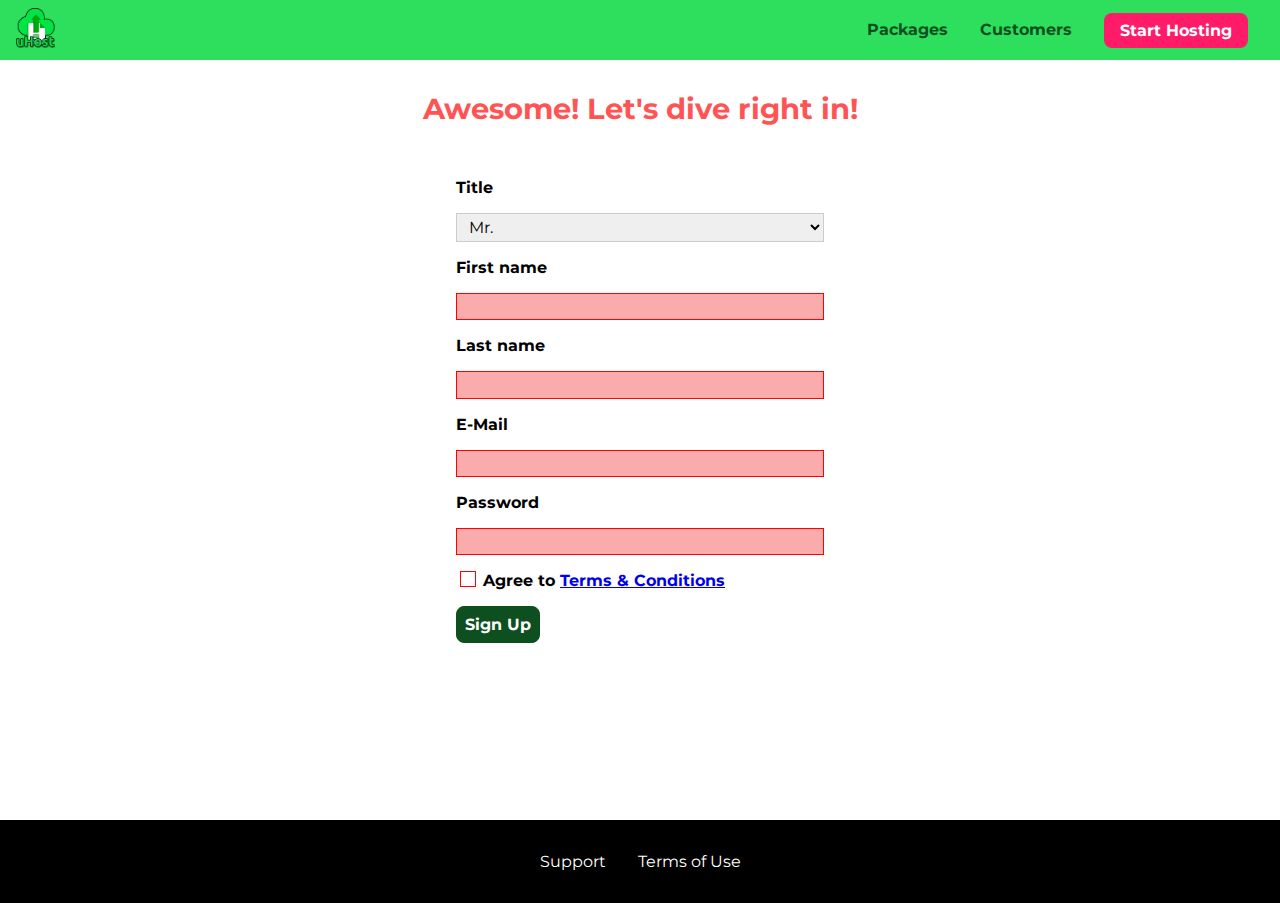
<file: flexbox section/start-hosting/index.html>
<!DOCTYPE html>
<html lang="en">

<head>
    <meta charset="UTF-8">
    <meta name="viewport" content="width=device-width, initial-scale=1.0">
    <meta http-equiv="X-UA-Compatible" content="ie=edge">
    <title>uHost Signup</title>
    <link rel="shortcut icon" href="../favicon.png">
    <link rel="stylesheet" href="../shared.css">
    <link rel="stylesheet" href="start-hosting.css">
</head>

<body>
    <div class="backdrop"></div>
    <header class="main-header">
        <div>
            <button class="toggle-button">
                <span class="toggle-button__bar"></span>
                <span class="toggle-button__bar"></span>
                <span class="toggle-button__bar"></span>
            </button>
            <a href="../index.html" class="main-header__brand">
                <img src="../images/uhost-icon.png" alt="uHost - Your favorite hosting company">
            </a>
        </div>
        <nav class="main-nav">
            <ul class="main-nav__items">
                <li class="main-nav__item">
                    <a href="../packages/index.html">Packages</a>
                </li>
                <li class="main-nav__item">
                    <a href="../customers/index.html">Customers</a>
                </li>
                <li class="main-nav__item main-nav__item--cta">
                    <a href="index.html">Start Hosting</a>
                </li>
            </ul>
        </nav>
    </header>
    <nav class="mobile-nav">
        <ul class="mobile-nav__items">
            <li class="mobile-nav__item">
                <a href="../packages/index.html">Packages</a>
            </li>
            <li class="mobile-nav__item">
                <a href="../customers/index.html">Customers</a>
            </li>
            <li class="mobile-nav__item mobile-nav__item--cta">
                <a href="index.html">Start Hosting</a>
            </li>
        </ul>
    </nav>
    <main class="signup-page">
        <h1 class="signup-title">Awesome! Let's dive right in!</h1>
        <form action="index.html" class="signup-form">
            <label for="title">Title</label>
            <select id="title">
                <option value="mr">Mr.</option>
                <option value="ms">Ms.</option>
            </select>
            <label for="first-name">First name</label>
            <input type="text" id="first-name" required>
            <label for="last-name">Last name</label>
            <input type="text" id="last-name" required>
            <label for="email">E-Mail</label>
            <input type="email" id="email" required>
            <label for="password">Password</label>
            <input type="password" id="password" required>
            <input type="checkbox" id="agree-terms" required>
            <label for="agree-terms">Agree to
                <a href="#">Terms &amp; Conditions</a>
            </label>
            <button type="submit" class="button">Sign Up</button>
        </form>
    </main>
    <footer class="main-footer">
        <nav>
            <ul class="main-footer__links">
                <li class="main-footer__link">
                    <a href="#">Support</a>
                </li>
                <li class="main-footer__link">
                    <a href="#">Terms of Use</a>
                </li>
            </ul>
        </nav>
    </footer>
    <script src="../shared.js"></script>
</body>

</html>
</file>
<file: chapter 6/main.css>
html {
    background: #b3b3b3;
    padding: 15px;
    border: 5px solid white;
    margin: 15px;
    height: 2000px;
}

body {
    background: #fa923f;
    padding: 20px;
    border: 5px solid black;
    margin: 0;
  }
  
.parent {
    background: white;
    padding: 20px;
    border: 5px solid black;
    margin: 0;
  }
  
.parent div {
    background: rgb(105, 105, 109);
    color: white;
    padding: 10px;
    border: 5px solid black;
    margin: 10px;
}
.parent .child-1{
  position: fixed;
  top: 0px;
  left: 0px;
  margin: 0px;
  width: 100%;
  box-sizing: border-box/*elemanın widthinin padding ve borderi içinde olarak hesaplanmasını sağlar "birlikte" */
}
</file>
<file: chapter3/shared.css>
body{
    margin: 0;
    font-family: sans-serif;
}
*{
    box-sizing: border-box;
}
.backdrop{
    display: none;
    position: fixed;
    left: 0;
    top: 0;
    background-color: rgba(0,0,0,0.5);
    z-index: 100;
    width: 100%;
    height: 100%; 
}
.main-header{
    top: 0px;
    position: fixed;
    width: 100%;    
    background-color: #2ddf5c;
    padding:2px 16px;
    z-index: 1;
    
    
}
.main-header__brand{
    color: #0e4f1f;
    text-decoration: none;
    font-weight: bold;
    font-size: 22px;
    width: 22px;
    display: inline-block;
}
.main-header__brand img{

    width:100%;

}
.main-nav__item{
    display:inline-block; /*inline-block hem arka arkaya sıralanmasını sağlar hem de margintop peddingtop gibi özelli kleri kullanmamızı sağlar*/
    
    margin: 16px;
}
.main-header > div{
    display: inline-block;
    vertical-align: middle;
}
.main-nav{
    display: inline-block;
    text-align: right   ;
    vertical-align: middle;
    width: calc(100% - 74px);
}
.main-nav__items{
    padding: 0;
    margin: 0;
}
.main-nav__item a{
    text-decoration: none;
    color: #0e4f1f;
    font-weight: bold;
    padding: 3px 0;
    
}
/*
.main-nav__item a::after    {
    content: " (Link)";
    color: red;
}*/

.main-nav__item a:hover,
.main-nav__item a:active{
color:white;
border-bottom: 3px solid white;
}
.main-nav__item--cta a{
    color: white;
    background-color: red;
    padding: 8px 16px;
    border-radius: 8px;
}
.main-nav__item--cta a:hover,
.main-nav__item--cta a:active{
    color: red;
    background-color: white;
    border: none;

}
.main-footer{
    background-color: black;
    margin-top: 48px;
    padding: 32px;
}
.main-footer ul{
    list-style: none;
    margin: 0px;
    padding: 0px;
    text-align: center;
}
.main-footer li{
    display: inline-block;
    color: white;
    margin: 0px 16px;
}
.main-footer a{
    text-decoration: none;
    color: white;
}
.main-footer a:hover,
.main-footer a:active{
color: #ccc;
}
.button{
    background-color: #0e4f1f;
    color: white;
    font: inherit;
    border: 1.5px solid #0e4f1f;
    border-radius: 8px;
    padding: 8px;
    font-weight: bold;
    cursor: pointer;
}
.button:hover,
.button:active{
    color:#0e4f1f;
    background-color: white;
}
.button:focus{
    outline: none; /*?*/
}
</file>
<file: chapter3/main.css>
.Title{
    color:blue;
    font-family: fantasy;
    background-color: pink;
    width: 50%;
    height: 100%;
    
     
}
.plan{
 background-color: #d5ffdc;   
 text-align:center;    /**/
 padding:16px;
 margin: 8px;
 display: inline-block;
 width: 30%;
 vertical-align: middle;
}
.plan--highlighted{
    background-color: #19b84c;
    color: white;
    box-shadow: 2px 2px 2px 2px rgba(0,0,0,0.5);/**/
}
#plans{
 background-color: white;
 text-align:center;/*text align block elemente veya child elementi inline-block elementse etki eder*/
}
.plan__annotation{
    padding: 8px;
    color: #19b84c;
    background-color: white;
    border-radius: 8px;
    box-shadow: 2px 2px 2px 2px rgba(0,0,0,0.5);
}
.plan__features{
    list-style: none;
    margin: 0;
    padding: 0;
}
.plan__features li{
    margin: 8px 0px;
}
.plan__title{
    color: #0e4f1f;
}
.plan__price{
    color: #858585;
}

.plan--highlighted .plan__price{
    color: rgb(254, 220, 28) ;
}
#product-overview{
    color: white;
    /*background: url("./images/freedom.jpg");*/
    /*background-image: linear-gradient(to bottom, red, white);
    */
    background-image: linear-gradient(180deg,green,transparent);

    width: 100%;
    height: 512px;
    padding: 10px;
    background-origin: border-box ;
}
#bodySection{
    font-family: fantasy;
    background-color: brown;
}
.section-title{
    color: lime;
    text-align: center;
}
#par{
    color: green;
    background-color: yellow;
    margin:20px;
    padding:50px;
    border-style: solid;
    border-color: black;
    border-width: 5px;
    width: 500px;
}

#key-features {
    background-color: #ff1b68;
    margin-top: 80px;
    padding: 16px;
}
#key-features .section-title{
    color: white;
    margin: 32px;
}
.key-feature__list{
    list-style: none;
}
.key-feature{
    display: inline-block;
    width: 30%;
    vertical-align: top;
}
.key-feature__description{
    text-align:center ;
    color: white;
    font-weight: bold;
    font-size: 20px;
}
.key-feature__image{
    background: #ffcede;
    width: 128px;
    border: 2px solid #424242;
    border-radius: 50%;
    padding: 20px;
    height: 128px ;
    margin: auto; /*genişliği belirlenmiş öğerelerde işe yarar*/
   /*display:inline-block yapıp parentindan text-align: center yaparsak da ortalar*/;
}
</file>
<file: chapter4/main.css>
body {
    font-family: sans-serif;
}

nav {
    margin-bottom: 16px;
    background: #fa923f;
    padding: 8px 0;
}

a {
    text-decoration: none;
    color: white;
    margin: 10px;
}
a.active{
    color: #521751;
}
a:not(.active){
    color: blue;
}

.main-section {
    height: 800px;
    border: 1px solid #ccc;
    padding: 16px;
}
.highlighted{
    border: 2px#fa923f solid;
}
</file>
<file: flexbox section/shared.css>
@import url('https://fonts.googleapis.com/css?family=Roboto:100,400,900');
@import url('https://fonts.googleapis.com/css?family=Anton');
@import url('https://fonts.googleapis.com/css?family=Montserrat:400,700');

* {
  box-sizing: border-box;
}

body {
  font-family: "Montserrat", sans-serif;
  margin: 0;
}

main {
  min-height: calc(100vh - 3.5rem - 8rem);
  margin-top: 3.5rem;
}

.backdrop {
  position: fixed;
  display: none;
  top: 0;
  left: 0;
  z-index: 100;
  width: 100vw;
  height: 100vh;
  background: rgba(0, 0, 0, 0.5);
}

.main-header {
  width: 100%;
  position: fixed;
  top: 0;
  left: 0;
  background: #2ddf5c;
  padding: 0.5rem 1rem;
  z-index: 10D;
  display: flex;
  align-items: center;
  justify-content: space-between;
}



.toggle-button {
  width: 3rem;
  background: transparent;
  border: none;
  cursor: pointer;
  padding-top: 0;
  padding-bottom: 0;
  vertical-align: middle;
}

.toggle-button:focus {
  outline: none;
}

.toggle-button__bar {
  width: 100%;
  height: 0.2rem;
  background: black;
  display: block;
  margin: 0.6rem 0;
}

.main-header__brand {
  color: #0e4f1f;
  text-decoration: none;
  font-weight: bold;
  
  /* width: 20px; */
 
}

.main-header__brand img {
  height: 2.5rem;
  /* width: 100%; */
}

.main-nav {
  display: none;
}

.main-nav__items {
  display: flex;
  margin: 0;
  padding: 0;
  list-style: none;
}

.main-nav__item {
  margin: 0 1rem;
}

.main-nav__item a,
.mobile-nav__item a {
  text-decoration: none;
  color: #0e4f1f;
  font-weight: bold;
  padding: 0.2rem 0;
}

.main-nav__item a:hover,
.main-nav__item a:active {
  color: white;
  border-bottom: 5px solid white;
}

.main-nav__item--cta a,
.mobile-nav__item--cta a {
  color: white;
  background: #ff1b68;
  padding: 0.5rem 1rem;
  border-radius: 8px;
}

.main-nav__item--cta a:hover,
.main-nav__item--cta a:active,
.mobile-nav__item--cta a:hover,
.mobile-nav__item--cta a:active {
  color: #ff1b68;
  background: white;
  border: none;
}

@media (min-width: 40rem) {
  .toggle-button {
    display: none;
  }

  .main-nav {
   /* display: inline-block;
    text-align: right;
    width: calc(100% - 44px);
    vertical-align: middle;
  */
  display: flex;
  }
}

.main-footer {
  background: black;
  padding: 2rem;
  margin-top: 3rem;
}

.main-footer__links {
  display: flex;
  flex-direction: column;
  align-items: center;
  list-style: none;
  margin: 0;
  padding: 0;
  
}

.main-footer__link {
  
  margin: 0.5rem 0;
}

.main-footer__link a {
  color: white;
  text-decoration: none;
}

.main-footer__link a:hover,
.main-footer__link a:active {
  color: #ccc;
}

.mobile-nav {
  display: none;
  position: fixed;
  z-index: 101;
  top: 0;
  left: 0;
  background: white;
  width: 80%;
  height: 100vh;
}

.mobile-nav__items {
  display: flex;
  flex-direction: column;
  justify-content:center ;
  align-items: center;
  width: 90%;
  height: 100%;
  list-style: none;
  margin: 0% auto;
  padding: 0;
  
}

.mobile-nav__item {
  margin: 1rem 0;
}

.mobile-nav__item a {
  font-size: 1.5rem;
}

.button {
  background: #0e4f1f;
  color: white;
  font: inherit;
  border: 1.5px solid #0e4f1f;
  padding: 0.5rem;
  border-radius: 8px;
  font-weight: bold;
  cursor: pointer;
}

.button:hover,
.button:active {
  background: white;
  color: #0e4f1f;
}

.button:focus {
  outline: none;
}

.button[disabled] {
  cursor: not-allowed;
  border: #a1a1a1;
  background: #ccc;
  color: #a1a1a1;
} 

.open {
    display: block !important;
}

@media (min-width: 40rem) {
  .main-footer__link {
    margin: 0 1rem;
  }
 .main-footer__links{
  flex-direction: row;
  justify-content: center;
 } 
}
</file>
<file: flexbox section/main.css>
#product-overview {
  background: linear-gradient(to top, rgba(80, 68, 18, 0.6) 10%, transparent),
    url("images/freedom.jpg") center/cover no-repeat border-box,
    #ff1b68;
  /* background-image: url("freedom.jpg");
    background-size: cover;
    background-position: left 10% bottom 20%; */
  /* background-repeat: no-repeat;
    background-origin: border-box;
    background-clip: border-box; */
  /* background-image: linear-gradient(180deg, red 70%, blue 60%, rgba(0,0,0,0.5)); */
  /* background-image: radial-gradient(ellipse farthest-corner at 20% 50%, red, blue 70%, green); */
  width: 100vw;
  height: 33vh;
  /* border: 5px dashed red; */
  position: relative;
}

#product-overview h1 {
  color: white;
  font-family: "Anton", sans-serif;
  position: absolute;
  bottom: 5%;
  left: 3%;
  font-size: 1.6rem;
}

@media (min-width: 40rem) and (min-height: 40rem) {
  #product-overview {
    height: 40vh;
    background-position: 50% 25%;
  }

  #product-overview h1 {
    font-size: 3rem;
  }
}

.section-title {
  color: #2ddf5c;
  text-align: center;
}

.plan {
  background: #d5ffdc;
  text-align: center;
  padding: 1rem;
  margin: 0.5rem 0;
  width: 100%;
}

.plan--highlighted {
  background: #19b84c;
  color: white;
}

.plan__annotation {
  background: white;
  color: #19b84c;
  padding: 0.5rem;
  box-shadow: 2px 2px 2px 2px rgba(0, 0, 0, 0.5);
  border-radius: 8px;
}

.plan__title {
  color: #0e4f1f;
}

.plan__price {
  color: #858585;
}

.plan--highlighted .plan__title {
  color: white;
}

.plan--highlighted .plan__price {
  color: #0e4f1f;
}

.plan__features {
  list-style: none;
  margin: 0;
  padding: 0;
}

.plan__feature {
  margin: 0.5rem 0;
}

@media (min-width: 40rem) {
  .plan__list {
    display: flex;
    align-items: center;
    justify-content: center;
    width: 100%;
    text-align: center;
  }

  .plan {
    display: flex;
    flex-direction: column;
    justify-content: space-between;
    width: 30%;
    vertical-align: middle;
    min-width: 13rem;
    max-width: 25rem;
  }

  .plan--highlighted {
    box-shadow: 2px 2px 2px 2px rgba(0, 0, 0, 0.5);
    z-index: 3;
  }
}

#key-features {
  background: #ff1b68;
  margin-top: 5rem;
  padding: 1rem;
}

#key-features .section-title {
  color: white;
  margin: 2rem;
}

.key-feature__list {
  list-style: none;
  margin: 0;
  padding: 0;
  text-align: center;
}

.key-feature__image {
  background: #ffcede;
  width: 128px;
  height: 128px;
  border: 2px solid #424242;
  border-radius: 50%;
  margin: auto;
  padding: 1.5rem;
}

.key-feature__description {
  text-align: center;
  font-weight: bold;
  color: white;
  font-size: 1.2rem;
}

@media (min-width: 40rem) {
  .key-feature {
    display: inline-block;
    width: 30%;
    max-width: 25rem;
    vertical-align: top;
  }
}

/* h1 {
    font-family: sans-serif;
} */

.modal {
  position: fixed;
  display: none;
  z-index: 200;
  top: 20%;
  left: 30%;
  width: 40%;
  background: white;
  padding: 1rem;
  border: 1px solid #ccc;
  box-shadow: 1px 1px 1px rgba(0, 0, 0, 0.5);
}

.modal__title {
  text-align: center;
  margin: 0 0 1rem 0;
}

.modal__actions {
  text-align: center;
}

.modal__action {
  border: 1px solid #0e4f1f;
  background: #0e4f1f;
  text-decoration: none;
  color: white;
  font: inherit;
  padding: 0.5rem 1rem;
  cursor: pointer;
}

.modal__action:hover,
.modal__action:active {
  background: #2ddf5c;
  border-color: #2ddf5c;
}

.modal__action--negative {
  background: red;
  border-color: red;
}

.modal__action--negative:hover,
.modal__action--negative:active {
  background: #ff5454;
  border-color: #ff5454;
}
</file>
<file: flexbox-deneme/main.css>
* {
    box-sizing: border-box;
    font-size: 1.5rem;
}

html {
    background: #b3b3b3;
    padding: 5px;
}

body {
    background: #b3b3b3;
    padding: 5px;
    margin: 0;
  }
  
.flex-container {
    background: white;
    padding: 10px;
    border: 5px solid black;
    height: 1300px;
    display: flex;
    flex-direction: row;
    flex-wrap: wrap;
    /*flex-flow: row wrap;*/
    align-items: flex-start;
    justify-content:space-between;
    align-content:space-between;
  }

.item-1 {
    background: #ff7300;
    color: white;
    padding: 10px;
    border: 5px solid black;
    margin: 10px;
}

.item-2 {
    background: #ff9640;
    color: white;
    padding: 10px;
    border: 5px solid black;
    margin: 10px;
    width: 250px;
    font-size: 1.8rem;
}

.item-3 {
    background: #ff9640;
    color: white;
    padding: 10px;
    border: 5px solid black;
    margin: 10px;
    height: 250px;
}

.item-4 {
    background: #f5c096;
    color: white;
    padding: 10px;
    border: 5px solid black;
    margin: 10px;
    width: 300px;
    height: 300px;
}

.item-5 {
    background: #d3c0b1;
    color: white;
    padding: 10px;
    border: 5px solid black;
    margin: 10px;
    width: 350px;
}

.item-6 {
    background: #d3c0b1;
    color: white;
    padding: 10px;
    border: 5px solid black;
    margin: 10px;
    width: 350px;
}
</file>
<file: section 10 responsive/shared.css>
* {
  box-sizing: border-box;
}

body {
  font-family: "Montserrat", sans-serif;
  margin: 0;
}

.backdrop {
  position: fixed;
  display: none;
  top: 0;
  left: 0;
  z-index: 100;
  width: 100vw;
  height: 100vh;
  background: rgba(0, 0, 0, 0.5);
}

.main-header {
  width: 100%;
  position: fixed;
  top: 0;
  left: 0;
  background: #2ddf5c;
  padding: 0.5rem 1rem;
  z-index: 1;
}

.main-header > div {
  display: inline-block;
  vertical-align: middle;
}

.toggle-button {
  width: 3rem;
  background: transparent;
  border: none;
  cursor: pointer;
  padding-top: 0;
  padding-bottom: 0;
  vertical-align: middle;
}

.toggle-button:focus {
  outline: none;
}

.toggle-button__bar {
  width: 100%;
  height: 0.2rem;
  background: black;
  display: block;
  margin: 0.6rem 0;
}

.main-header__brand {
  color: #0e4f1f;
  text-decoration: none;
  font-weight: bold;
  font-size: 1.5rem;
  height: 1.5rem;
  /* width: 20px; */
  display: inline-block;
  vertical-align: middle;
}

.main-header__brand img {
  height: 100%;
  /* width: 100%; */
}

.main-nav {
  display: inline-block;
  text-align: right;
  width: calc(100% - 122px);
  vertical-align: middle;
}

.main-nav__items {
  margin: 0;
  padding: 0;
  list-style: none;
}

.main-nav__item {
  display: inline-block;
  margin: 0 1rem;
}

.main-nav__item a,
.mobile-nav__item a {
  text-decoration: none;
  color: #0e4f1f;
  font-weight: bold;
  padding: 0.2rem 0;
}

.main-nav__item a:hover,
.main-nav__item a:active {
  color: white;
  border-bottom: 5px solid white;
}

.main-nav__item--cta a,
.mobile-nav__item--cta a {
  color: white;
  background: #ff1b68;
  padding: 0.5rem 1rem;
  border-radius: 8px;
}

.main-nav__item--cta a:hover,
.main-nav__item--cta a:active,
.mobile-nav__item--cta a:hover,
.mobile-nav__item--cta a:active {
  color: #ff1b68;
  background: white;
  border: none;
}

.main-footer {
  background: black;
  padding: 2rem;
  margin-top: 3rem;
}

.main-footer__links {
  list-style: none;
  margin: 0;
  padding: 0;
  text-align: center;
}

.main-footer__link {
  display: inline-block;
  margin: 0 1rem;
}

.main-footer__link a {
  color: white;
  text-decoration: none;
}

.main-footer__link a:hover,
.main-footer__link a:active {
  color: #ccc;
}

.mobile-nav {
  display: none;
  position: fixed;
  z-index: 101;
  top: 0;
  left: 0;
  background: white;
  width: 80%;
  height: 100vh;
}

.mobile-nav__items {
  width: 90%;
  height: 100%;
  list-style: none;
  margin: 10% auto;
  padding: 0;
  text-align: center;
}

.mobile-nav__item {
  margin: 1rem 0;
}

.mobile-nav__item a {
  font-size: 1.5rem;
}

.button {
  background: #0e4f1f;
  color: white;
  font: inherit;
  border: 1.5px solid #0e4f1f;
  padding: 0.5rem;
  border-radius: 8px;
  font-weight: bold;
  cursor: pointer;
}

.button:hover,
.button:active {
  background: white;
  color: #0e4f1f;
}

.button:focus {
  outline: none;
}

.open {
    display: block !important;
}
</file>
<file: section 10 responsive/main.css>
#product-overview {
  background: linear-gradient(to top, rgba(80, 68, 18, 0.6) 10%, transparent),
    url("images/freedom.jpg") left 10% bottom 70%/cover no-repeat border-box,
    #ff1b68;
  /* background-image: url("freedom.jpg");
    background-size: cover;
    background-position: left 10% bottom 20%; */
  /* background-repeat: no-repeat;
    background-origin: border-box;
    background-clip: border-box; */
  /* background-image: linear-gradient(180deg, red 70%, blue 60%, rgba(0,0,0,0.5)); */
  /* background-image: radial-gradient(ellipse farthest-corner at 20% 50%, red, blue 70%, green); */
  width: 100vw;
  height: 33vh;
  margin-top: 2.75rem;
  /* border: 5px dashed red; */
  position: relative;
}

.section-title {
  color: #2ddf5c;
  text-align: center;
}

#product-overview h1 {
  color: white;
  font-family: "Anton", sans-serif;
  position: absolute;
  bottom: 5%;
  left: 3%;
}

.plan__list {
  width: 80%;
  margin: auto;
  text-align: center;
}

.plan {
  background: #d5ffdc;
  text-align: center;
  padding: 1rem;
  margin: 0.5rem;
  display: inline-block;
  width: 30%;
  vertical-align: middle;
}

.plan--highlighted {
  background: #19b84c;
  color: white;
  box-shadow: 2px 2px 2px 2px rgba(0, 0, 0, 0.5);
}

.plan__annotation {
  background: white;
  color: #19b84c;
  padding: 0.5rem;
  box-shadow: 2px 2px 2px 2px rgba(0, 0, 0, 0.5);
  border-radius: 8px;
}

.plan__title {
  color: #0e4f1f;
}

.plan__price {
  color: #858585;
}

.plan--highlighted .plan__title {
  color: white;
}

.plan--highlighted .plan__price {
  color: #0e4f1f;
}

.plan__features {
  list-style: none;
  margin: 0;
  padding: 0;
}

.plan__feature {
  margin: 0.5rem 0;
}

#key-features {
  background: #ff1b68;
  margin-top: 5rem;
  padding: 1rem;
}

#key-features .section-title {
  color: white;
  margin: 2rem;
}

.key-feature__list {
  list-style: none;
  margin: 0;
  padding: 0;
  text-align: center;
}

.key-feature {
  display: inline-block;
  width: 30%;
  vertical-align: top;
}

.key-feature__image {
  background: #ffcede;
  width: 128px;
  height: 128px;
  border: 2px solid #424242;
  border-radius: 50%;
  margin: auto;
  padding: 1.5rem;
}

.key-feature__description {
  text-align: center;
  font-weight: bold;
  color: white;
  font-size: 1.2rem;
}

/* h1 {
    font-family: sans-serif;
} */

.modal {
  position: fixed;
  display: none;
  z-index: 200;
  top: 20%;
  left: 30%;
  width: 40%;
  background: white;
  padding: 1rem;
  border: 1px solid #ccc;
  box-shadow: 1px 1px 1px rgba(0, 0, 0, 0.5);
}

.modal__title {
  text-align: center;
  margin: 0 0 1rem 0;
}

.modal__actions {
  text-align: center;
}

.modal__action {
  border: 1px solid #0e4f1f;
  background: #0e4f1f;
  text-decoration: none;
  color: white;
  font: inherit;
  padding: 0.5rem 1rem;
  cursor: pointer;
}

.modal__action:hover,
.modal__action:active {
  background: #2ddf5c;
  border-color: #2ddf5c;
}

.modal__action--negative {
  background: red;
  border-color: red;
}

.modal__action--negative:hover,
.modal__action--negative:active {
  background: #ff5454;
  border-color: #ff5454;
}
</file>
<file: chapter3/customers/customers.css>
.testimonial {
    font-size: 20px;
    margin: 48px 0;
  }
  
  .testimonial__list {
    width: 80%;
    margin: auto;
  }
  
  .testimonial:first-of-type {
    margin-top: 96px;
  }
  .testimonial__image-container{
    width: 70%;
    display: inline-block;
  }
  img{
    width: 40%;
  }
  .testimonial__image{
width: 100%;
vertical-align: middle;
  }
  
  .testimonial__info {
    text-align: right;
    padding: 14px;
    display: inline-block;
    vertical-align: middle;
    
    width: 20%;
  }
  
  #customer-2.testimonial {
    text-align: right;
  }
  
  #customer-2 .testimonial__info {
    text-align: left;
    display: inline-block;
  }
  
  .testimonial__name {
    margin: 3px;
    color: #ff5454;
  }
  
  .testimonial__subtitle {
    margin: 0;
    font-size: 18px;
    color: #ccc;
  }
  
  .testimonial__subtitle a {
    color: inherit;
    text-decoration: none;
  }
  
  .testimonial__subtitle a:hover,
  .testimonial__subtitle a:active {
    color: #7a7a7a;
  }
  
  .testimonial__text {
    margin: 3px;
  }
</file>
<file: chapter3/packages/packages.css>
main{
    
    padding-top: 32px;
}
.background{
    background: url("../images/plans-background.jpg")center/cover;
    position: fixed;
    filter: grayscale(40%);
    width: 100%;
    height: 100%;
    z-index: -1;/* z indeksi default olarak 0 dır ,position:static elemanların z indexi değişmez*/
}
.package__bandage{
    top: 0px;
    right: 0px;
    position: absolute;
    margin:20px ;
    color: white;
}
.plans{
    position: relative;
    margin: 16px 0px ;
    width: 80%;
    padding: 15px;
    border: 4px solid #0e4f1f;
    border-left: none;
    background-color: rgba(174, 237, 174);
    
}
.plans:hover,
.plans:active{
    box-shadow: 2px 2px 4px rgba(0,0,0,0.5);
    border-color: #f3d2d2;
}
.plans a{
    text-decoration: none;
    display: block;
    color:inherit;
    padding: 32px;
}
.plans a h2{
color: gray;
}
.plans a p{
    border: 1px solid;
    padding: 16px;
    font-size: 20px;
    background-color: aliceblue;
}
.plans-highlighted{
    background-color: rgba(2, 120, 2, 0.95);
}
.plans-highlighted  h1{
    color: white;
}
.plans-highlighted a h2{
    color: rgb(193, 193, 193);
}
.blanc{
    height: 30px;
}
</file>
<file: flexbox section/customers/customers.css>
main {
  padding-top: 2.5rem;
}

.testimonial {
    font-size: 1.2rem;
  }
  
  /*.testimonial__list {
    width: 80%;
    margin: auto;
  }*/

  .testimonial__image-container {
    width: 100%;
    max-width: 40rem;
    box-shadow: 3px 3px 5px 3px rgba(0,0,0,0.3);
  }

  .testimonial__image {
    width: 100%;
    vertical-align: top;
  }
  
  .testimonial__info {
    text-align: right;
    padding: 0.9rem;
  }
  
  #customer-2.testimonial {
    text-align: right;
  }
  
  #customer-2 .testimonial__info {
    text-align: left;
  }
  
  .testimonial__name {
    margin: 0.2rem;
    color: #ff5454;
    font-size: 2rem;
  }
  
  .testimonial__subtitle {
    margin: 0;
    font-size: 1.1rem;
    color: #ccc;
  }
  
  .testimonial__subtitle a {
    color: inherit;
    text-decoration: none;
  }
  
  .testimonial__subtitle a:hover,
  .testimonial__subtitle a:active {
    color: #7a7a7a;
  }

  .testimonial__text {
    margin: 0.2rem;
  }

  @media (min-width: 40rem) {
    .testimonial {
      margin: 3rem auto;
      max-width: 1500px;
    }

    .testimonial__image-container {
      display: inline-block;
      vertical-align: middle;
      width: 66%;
    }

    .testimonial__info {
      display: inline-block;
      vertical-align: middle;
      width: 30%;
    }
    
  }
</file>
<file: flexbox section/packages/packages.css>
@font-face {
    font-family: "AnonymousPro";
    src: url("anonymousPro-Regular.ttf") format("truetype");
}

@font-face {
    font-family: "AnonymousPro";
    src: url("anonymousPro-Bold.ttf");
    font-weight: 700;
}

main {
    padding-top: 2rem;
}

.background {
    background: url("../images/plans-background.jpg") center/cover;
    filter: grayscale(40%);
    width: 100vw;
    height: 100vh;
    position: fixed;
    z-index: -1;
}

.package {
    width: 80%;
    margin: 1rem 0;
    border: 4px solid #0e4f1f;
    border-left: none;
    position: relative;
}

.package:hover,
.package:active {
    box-shadow: 2px 2px 4px rgba(0,0,0,0.5);
    border-color: #ff5454;
    /* border-color: #ff5454 !important; */
}

.package a {
    text-decoration: none;
    color: inherit;
    display: block;
    padding: 2rem;
}

.package__badge {
    position: absolute;
    top: 0;
    right: 0;
    margin: 1.2rem;
    font-size: 0.8rem;
    color: white;
    background: #ff5454;
    padding: 0.5rem;
}

.package__subtitle {
    color: #979797;
}

.package__info {
    padding: 1rem;
    border: 1px solid #0e4f1f;
    color: #0e4f1f;
    background: white;
    font-size: 1.2rem;
    /* font-style font-variant font-weight font-size/line-height font-family*/
}

.clearfix {
    clear: both;
}

#plus {
    background: rgba(213, 255, 220, 0.95);
}

#free {
    background: rgba(234, 252, 237, 0.95);
    float: right;
    border-right: none;
    border-left: 4px solid #0e4f1f;
    text-align: right;
}

#free:hover,
#free:active {
    border-left-color: #ff5454;
}

#premium {
    background: rgba(14, 79, 31, 0.95);
}

#premium .package__title {
    color: white;
}

#premium .package__subtitle {
    color: #bbb;
}

@media (min-width: 40rem) {
    main {
      max-width: 1500px;
      margin-left: auto;
      margin-right: auto;
    }
}

@media (min-width: 1500px) {
    .package {
      border-left: 4px solid #0e4f1f;
    }

    #free {
      border-right: 4px solid #0e4f1f;
    }

    #free:hover,
    #free:active {
      border-right-color: #ff5454;
    }
}
</file>
<file: flexbox section/start-hosting/start-hosting.css>
main {
    padding-top: 1rem;
}

.signup-title {
    text-align: center;
    font-size: 1.8rem;
    color: #ff5454;
}

.signup-form {
    padding: 1rem;
}

.signup-form label {
    font-weight: bold;
}

.signup-form label,
.signup-form input,
.signup-form select {
    display: block;
    margin-top: 1rem;
    width: 100%;
}

/* .signup-form input[type="checkbox"] */
.signup-form input[id*="terms"],
.signup-form input[id*="terms"] + label {
    display: inline-block;
    width: auto;
    vertical-align: bottom;
}

.signup-form input:not([type="checkbox"]),
.signup-form select {
    border: 1px solid #ccc;
    padding: 0.2rem 0.5rem;
    font: inherit;
}

.signup-form input:focus,
.signup-form select:focus {
    outline: none;
    background: #d8f3df;
    border-color: #2ddf5c;
}

.signup-form input[type="checkbox"] {
    border: 1px solid #ccc;
    background: white;
    width: 1rem;
    height: 1rem;
    -webkit-appearance: none;
    -moz-appearance: none;
    appearance: none;
}

.signup-form input[type="checkbox"]:checked {
    background: #2ddf5c;
    border: #0e4f1f;
}

.signup-form input.invalid,
.signup-form select.invalid,
.signup-form :invalid {
    border-color: red !important;
    background: #faacac;
}

.signup-form button[type="submit"] {
    display: block;
    margin-top: 1rem;
}

@media (min-width: 40rem) {
    .signup-form {
        margin: auto;
        width: 25rem;
    }
}
</file>
